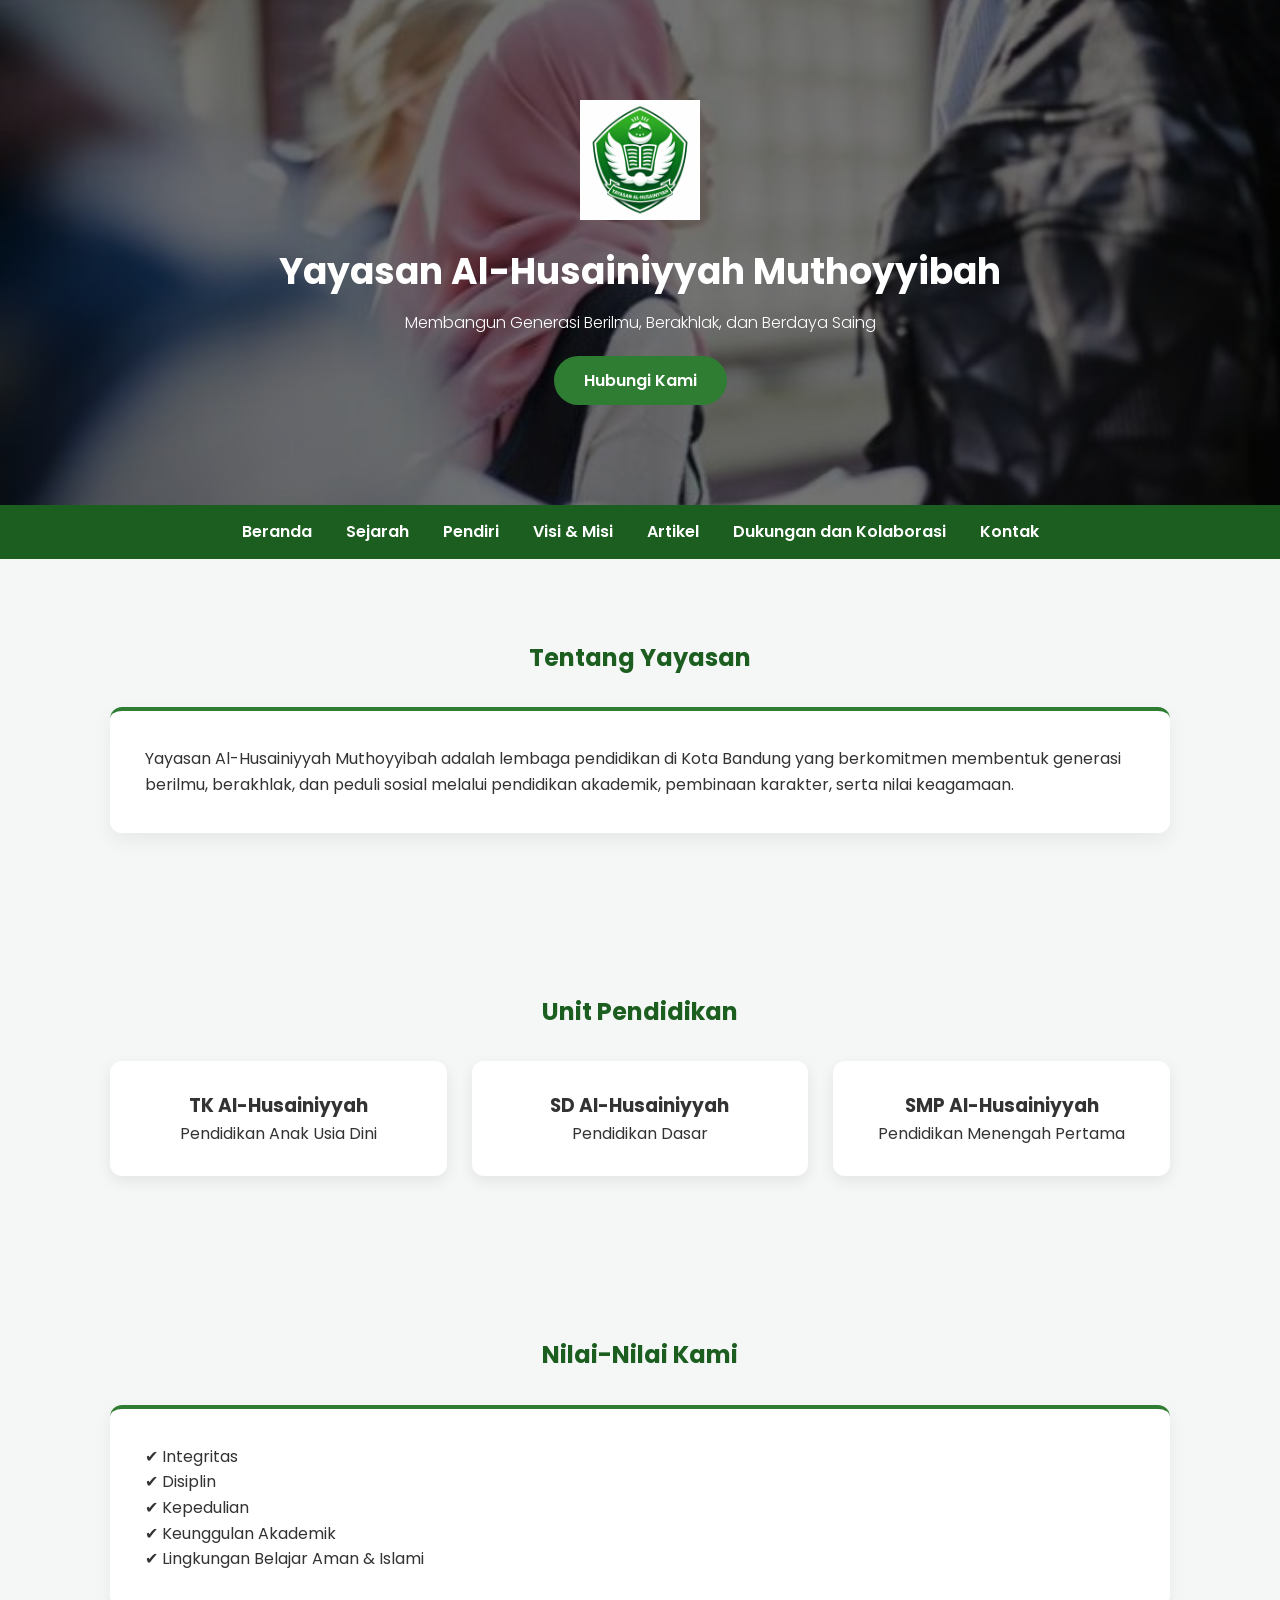
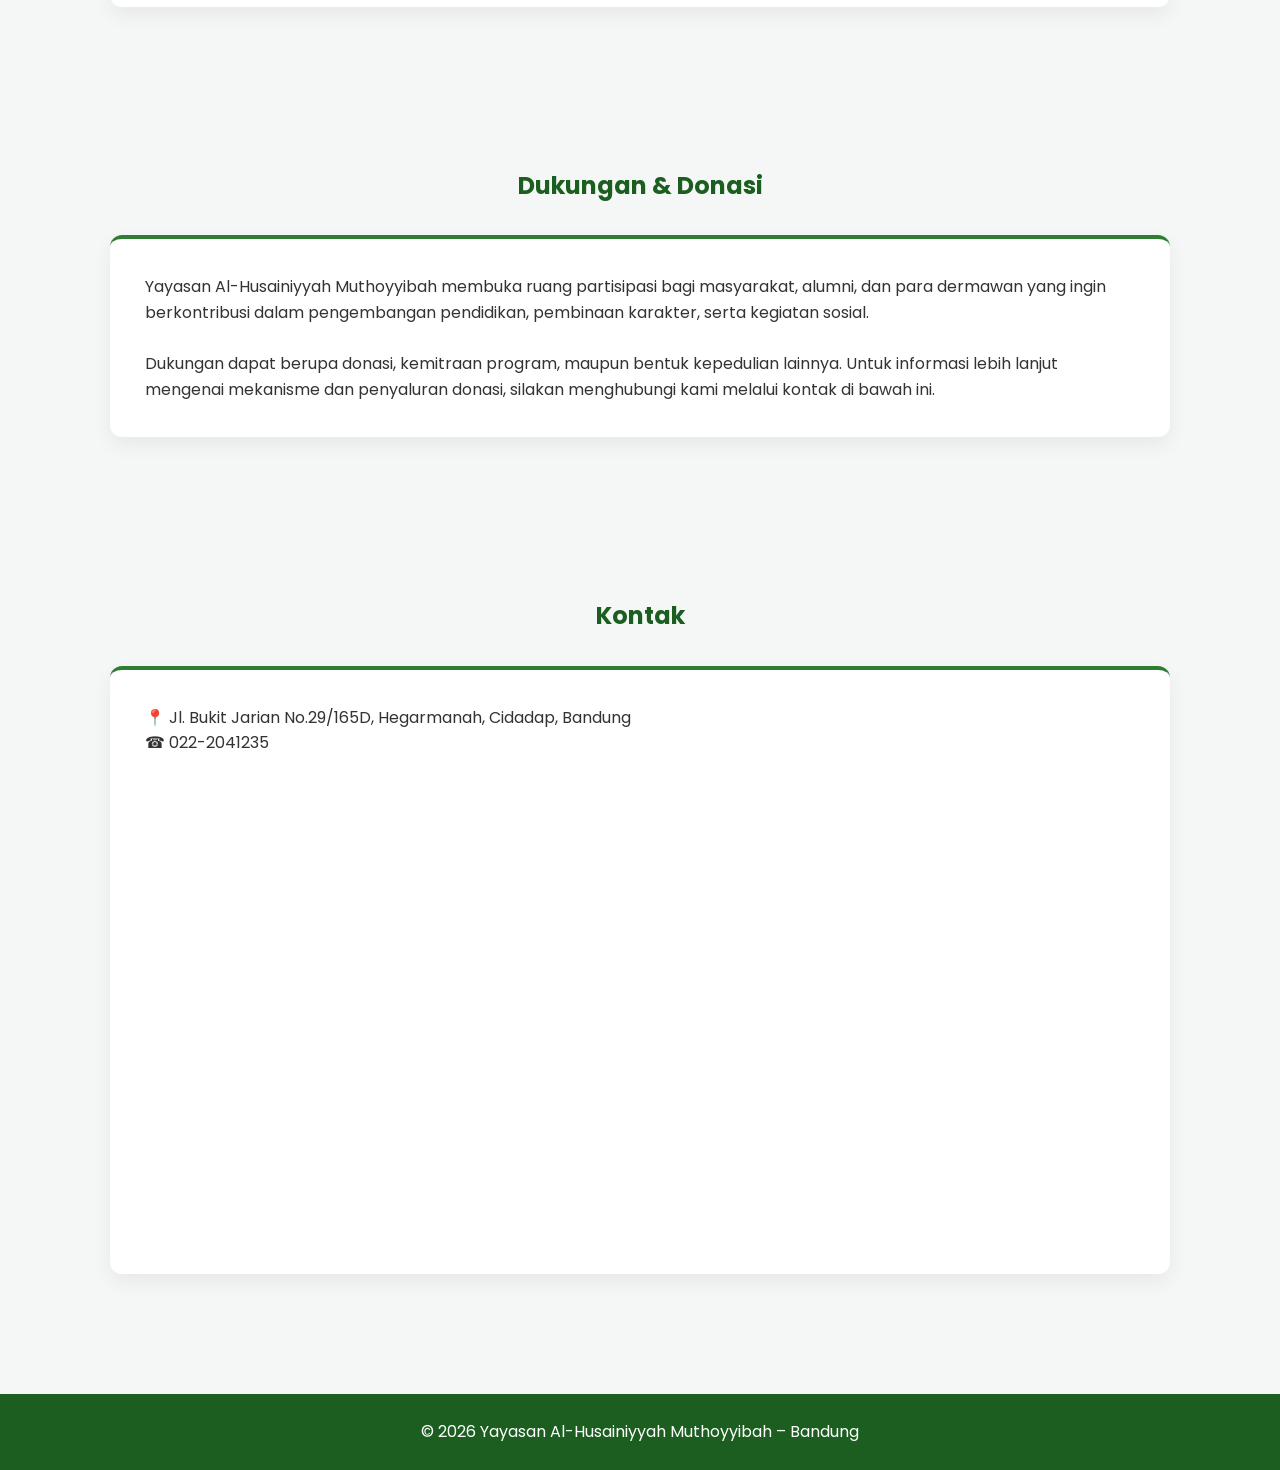
<file: index.html>
<!DOCTYPE html> 
<html lang="id">
  <script type="application/ld+json">
{
  "@context": "https://schema.org",
  "@type": "EducationalOrganization",
  "@id": "http://al-husainiyyah.my.id/#yayasan-al-husainniyah-muthoyyibah",
  "name": "Yayasan Pendidikan Al-Husainiyyah Muthoyyibah",
  "alternateName": "Yayasan Al-Husainiyyah Muthoyyibah",
  "foundingDate": "1988-07-21",
  "url": "http://al-husainiyyah.my.id/",
  "logo": "http://al-husainiyyah.my.id//logo.png",
  "description": "Yayasan Pendidikan Al-Husainiyyah Muthoyyibah adalah lembaga pendidikan non-profit di Kota Bandung yang bergerak di bidang pendidikan dan pembinaan karakter Islami.",
  "foundingLocation": {
    "@type": "Place",
    "name": "Bandung"
  },
  "address": {
    "@type": "PostalAddress",
    "streetAddress": "Jl. Bukit Jarian No.29/165D, Hegarmanah, Cidadap",
    "addressLocality": "Bandung",
    "addressRegion": "Jawa Barat",
    "addressCountry": "ID"
  },
  "contactPoint": {
    "@type": "ContactPoint",
    "telephone": "+62-22-2041235",
    "contactType": "administrasi",
    "areaServed": "ID",
    "availableLanguage": ["id"]
  },
 
  "geo": {
  "@type": "GeoCoordinates",
  "latitude": -6.8765015,
  "longitude": 107.6051576
},
    
"sameAs": [
    "https://medium.com/@al.husainniyah.bandung",
    "https://www.linkedin.com/in/yayasan-al-husainniyah-muthoyyibah-4553843aa"
  ],
  "hasOfferCatalog": {
    "@type": "OfferCatalog",
    "name": "Unit Pendidikan Yayasan Al-Husainiyyah Muthoyyibah",
    "itemListElement": [
      {
        "@type": "EducationalOccupationalProgram",
        "name": "TK Al-Husainiyyah",
        "educationalLevel": "Pendidikan Anak Usia Dini"
      },
      {
        "@type": "EducationalOccupationalProgram",
        "name": "SD Al-Husainiyyah",
        "educationalLevel": "Pendidikan Dasar"
      },
      {
        "@type": "EducationalOccupationalProgram",
        "name": "SMP Al-Husainiyyah",
        "educationalLevel": "Pendidikan Menengah Pertama"
      }
    ]
  }
}
</script>

<head>
<!-- META: GUEST POST / ARTIKEL EKSTERNAL -->

<meta name="viewport" content="width=device-width, initial-scale=1.0">
<title>Digital Strategist Berbasis G-Loop Method</title>
<meta name="description" content="Memahami peran digital strategist berbasis G-Loop Method dalam membangun sistem visibilitas dari aktivitas nyata.">

<meta name="description" content="Yayasan Pendidikan Al-Husainiyyah Muthoyyibah adalah lembaga pendidikan non-profit di Bandung yang bergerak di bidang pendidikan dan pembinaan karakter.">
<meta name="keywords" content="Yayasan Al-Husainiyyah, Yayasan Pendidikan Bandung, Sekolah Al-Husainiyyah, Yayasan Islam Bandung">
<meta name="robots" content="index, follow">
<meta charset="UTF-8" />
<meta name="viewport" content="width=device-width, initial-scale=1.0"/>
<meta name="google-site-verification" content="iSQDedproRXzI7BJBdpAC-mYbs1iN-fA4xP9IC04jZI" />
<title>Yayasan Al-Husainiyyah Muthoyyibah</title>

<link href="https://fonts.googleapis.com/css2?family=Poppins:wght@300;400;600&display=swap" rel="stylesheet">

<style>
*{margin:0;padding:0;box-sizing:border-box}
body{font-family:'Poppins',sans-serif;color:#333;line-height:1.6;background:#f5f7f6}

/* ===== HEADER HERO ===== */
header{
  background:
    linear-gradient(rgba(0,0,0,0.55),rgba(0,0,0,0.55)),
    url('header.jpg');
  background-size:cover;
  background-position:center;
  color:white;
  text-align:center;
  padding:100px 20px;
  position:relative;
  overflow:hidden;
}
header::after{
  content:"";
  position:absolute;
  bottom:0;left:0;
  width:100%;height:90px;
  background:url('https://www.transparenttextures.com/patterns/arabesque.png');
  opacity:0.15;
}
header img{width:120px;margin-bottom:15px}
header h1{font-size:36px;margin-bottom:10px}
header p{font-weight:300;margin-bottom:20px}

/* ===== NAVBAR ===== */
nav{
  background:#1b5e20;
  padding:14px;
  text-align:center;
  position:sticky;
  top:0;
  z-index:1000;
}
nav a{
  color:white;
  margin:0 15px;
  text-decoration:none;
  font-weight:600;
}

/* ===== SECTIONS ===== */
section{padding:80px 20px;max-width:1100px;margin:auto}
h2{text-align:center;color:#1b5e20;margin-bottom:30px}

/* ===== CARD STYLE ===== */
.card{
  background:white;
  padding:35px;
  border-radius:12px;
  box-shadow:0 8px 20px rgba(0,0,0,0.06);
  border-top:4px solid #2e7d32;
}

/* ===== UNIT GRID ===== */
.units{
  display:grid;
  grid-template-columns:repeat(auto-fit,minmax(250px,1fr));
  gap:25px;
}
.unit-box{
  background:white;
  padding:30px;
  border-radius:12px;
  box-shadow:0 5px 15px rgba(0,0,0,0.08);
  text-align:center;
  transition:0.3s;
}
.unit-box:hover{transform:translateY(-6px)}

/* ===== BUTTON ===== */
.btn{
  display:inline-block;
  padding:12px 30px;
  background:#2e7d32;
  color:white;
  text-decoration:none;
  border-radius:30px;
  font-weight:600;
  transition:0.3s;
}
.btn:hover{background:#1b5e20}

/* ===== FOOTER ===== */
footer{
  background:#1b5e20;
  color:white;
  text-align:center;
  padding:25px;
  margin-top:40px;
}

iframe{
  width:100%;
  max-width:100%;
  border-radius:12px;
}  
</style>
</head>

<body>

<header>
  <img src="logo.png" alt="Logo Yayasan">
  <h1>Yayasan Al-Husainiyyah Muthoyyibah</h1>
  <p>Membangun Generasi Berilmu, Berakhlak, dan Berdaya Saing</p>
  <a href="#kontak" class="btn">Hubungi Kami</a>
</header>

<nav>
  <a href="index.html">Beranda</a>
  <a href="sejarah.html">Sejarah</a>
  <a href="kh-moh-husen.html">Pendiri</a>
  <a href="visi-misi.html">Visi & Misi</a>
  <a href="/artikel/">Artikel</a>
  <a href="dukungan-dan-kolaborasi.html">Dukungan dan Kolaborasi</a>
  <a href="#kontak">Kontak</a>
</nav>

<section id="tentang">
  <h2>Tentang Yayasan</h2>
  <div class="card">
    Yayasan Al-Husainiyyah Muthoyyibah adalah lembaga pendidikan di Kota Bandung yang 
    berkomitmen membentuk generasi berilmu, berakhlak, dan peduli sosial melalui pendidikan 
    akademik, pembinaan karakter, serta nilai keagamaan.
  </div>
</section>

<section id="pendidikan">
  <h2>Unit Pendidikan</h2>
  <div class="units">
    <div class="unit-box">
      <h3>TK Al-Husainiyyah</h3>
      Pendidikan Anak Usia Dini
    </div>
    <div class="unit-box">
      <h3>SD Al-Husainiyyah</h3>
      Pendidikan Dasar
    </div>
    <div class="unit-box">
      <h3>SMP Al-Husainiyyah</h3>
      Pendidikan Menengah Pertama
    </div>
  </div>
</section>

<section id="nilai">
  <h2>Nilai-Nilai Kami</h2>
  <div class="card">
    ✔ Integritas<br>
    ✔ Disiplin<br>
    ✔ Kepedulian<br>
    ✔ Keunggulan Akademik<br>
    ✔ Lingkungan Belajar Aman & Islami
  </div>
</section>

<section id="donasi">
  <h2>Dukungan & Donasi</h2>
  <div class="card">
    Yayasan Al-Husainiyyah Muthoyyibah membuka ruang partisipasi bagi masyarakat, alumni,
    dan para dermawan yang ingin berkontribusi dalam pengembangan pendidikan,
    pembinaan karakter, serta kegiatan sosial.<br><br>

    Dukungan dapat berupa donasi, kemitraan program, maupun bentuk kepedulian lainnya.
    Untuk informasi lebih lanjut mengenai mekanisme dan penyaluran donasi,
    silakan menghubungi kami melalui kontak di bawah ini.
  </div>
</section>
 
<section id="kontak">
  <h2>Kontak</h2>

  <div class="card">
    <p>
      📍 Jl. Bukit Jarian No.29/165D, Hegarmanah, Cidadap, Bandung<br>
      ☎ 022-2041235
    </p>

    <br>

    <iframe
      src="https://www.google.com/maps/embed?pb=!1m18!1m12!1m3!1d3961.1176807531338!2d107.6051576!3d-6.876501499999999!2m3!1f0!2f0!3f0!3m2!1i1024!2i768!4f13.1!3m3!1m2!1s0x2e68e70012bb367d%3A0xcc9b2d818db5d63a!2sYayasan%20Al-Husainiyyah%20Muthoyibah!5e0!3m2!1sen!2sid!4v1780441760289!5m2!1sen!2sid"
      width="100%"
      height="450"
      style="border:0; border-radius:12px;"
      allowfullscreen=""
      loading="lazy"
      referrerpolicy="no-referrer-when-downgrade">
    </iframe>
  </div>
</section>
  
<footer>
  © 2026 Yayasan Al-Husainiyyah Muthoyyibah – Bandung
</footer>

</body>
</html>
</file>
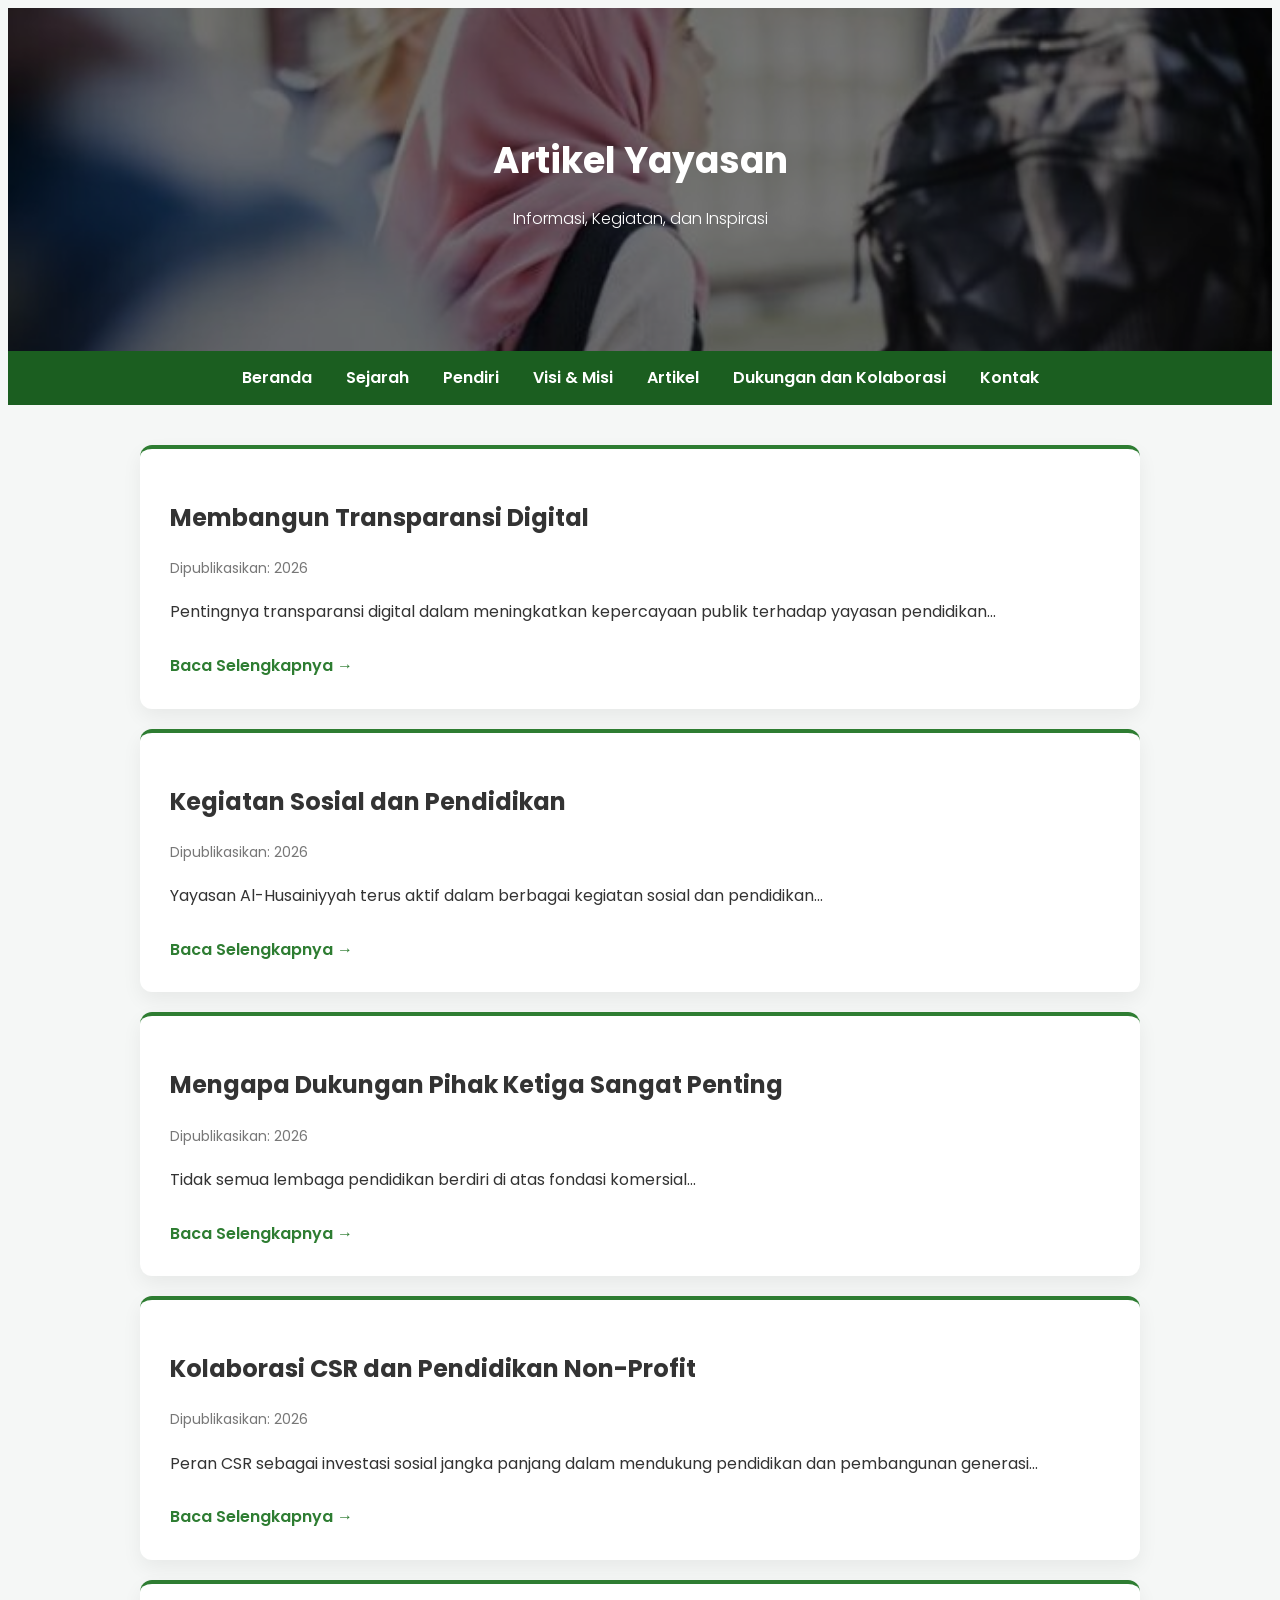
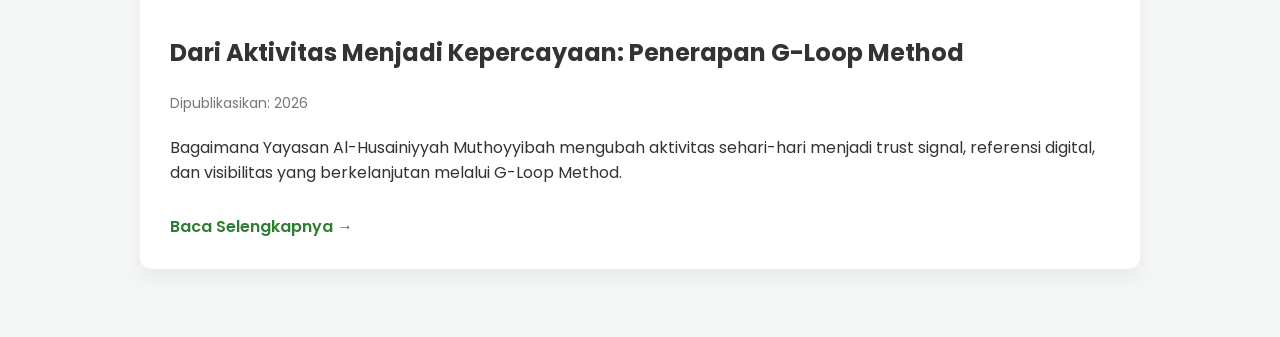
<file: artikel/index.html>
<!DOCTYPE html>
<html lang="id">
<head>

<!-- META: GUEST POST / ARTIKEL EKSTERNAL -->

<meta name="viewport" content="width=device-width, initial-scale=1.0">
<title>Digital Strategist Berbasis G-Loop Method</title>
<meta name="description" content="Memahami peran digital strategist berbasis G-Loop Method dalam membangun sistem visibilitas dari aktivitas nyata.">
  
  <meta charset="UTF-8">
  <meta name="viewport" content="width=device-width, initial-scale=1.0"/>
  <title>Artikel | Yayasan Al-Husainiyyah Muthoyyibah</title>

  <link href="https://fonts.googleapis.com/css2?family=Poppins:wght@300;400;600&display=swap" rel="stylesheet">
  <link rel="stylesheet" href="style.css">
</head>

<body>

<header>
  <h1>Artikel Yayasan</h1>
  <p>Informasi, Kegiatan, dan Inspirasi</p>
</header>

<!-- ===== NAVBAR ===== -->
<nav>
  <a href="../index.html">Beranda</a>
  <a href="../sejarah.html">Sejarah</a>
  <a href="../kh-moh-husen.html">Pendiri</a>
  <a href="../visi-misi.html">Visi & Misi</a>
  <a href="../artikel/">Artikel</a>
  <a href="../dukungan-dan-kolaborasi.html">Dukungan dan Kolaborasi</a>
  <a href="../index.html#kontak">Kontak</a>
</nav>

<div class="container">

  <!-- Artikel 1 -->
  <div class="card">
    <h2>Membangun Transparansi Digital</h2>
    <div class="meta">Dipublikasikan: 2026</div>
    <p>
      Pentingnya transparansi digital dalam meningkatkan kepercayaan publik terhadap yayasan pendidikan...
    </p>
    <a href="/artikel/transparansi-digital.html" class="read-more">Baca Selengkapnya →</a>
  </div>

  <!-- Artikel 2 -->
  <div class="card">
    <h2>Kegiatan Sosial dan Pendidikan</h2>
    <div class="meta">Dipublikasikan: 2026</div>
    <p>
      Yayasan Al-Husainiyyah terus aktif dalam berbagai kegiatan sosial dan pendidikan...
    </p>
    <a href="kegiatan-sosial-pendidikan.html" class="read-more">Baca Selengkapnya →</a>
  </div>

  <!-- Artikel 3 -->
  <div class="card">
    <h2>Mengapa Dukungan Pihak Ketiga Sangat Penting</h2>
    <div class="meta">Dipublikasikan: 2026</div>
    <p>
     Tidak semua lembaga pendidikan berdiri di atas fondasi komersial...
    </p>
    <a href="dukungan-pihak-ketiga.html" class="read-more">Baca Selengkapnya →</a>
  </div>

  <!-- Artikel 4 -->
  <div class="card">
  <h2>Kolaborasi CSR dan Pendidikan Non-Profit</h2>
  <div class="meta">Dipublikasikan: 2026</div>
  <p>
  Peran CSR sebagai investasi sosial jangka panjang dalam mendukung pendidikan dan pembangunan generasi...
  </p>
  <a href="csr-pendidikan-nonprofit.html" class="read-more">Baca Selengkapnya →</a>
  </div>

<!-- Artikel 5 -->
<div class="card">
  <h2>Dari Aktivitas Menjadi Kepercayaan: Penerapan G-Loop Method</h2>
  <div class="meta">Dipublikasikan: 2026</div>
  <p>
    Bagaimana Yayasan Al-Husainiyyah Muthoyyibah mengubah aktivitas sehari-hari menjadi trust signal, referensi digital, dan visibilitas yang berkelanjutan melalui G-Loop Method.
  </p>
  <a href="penerapan-g-loop-method-yayasan-al-husainiyyah.html" class="read-more">Baca Selengkapnya →</a>
</div>
  
</body>
</html>
</file>
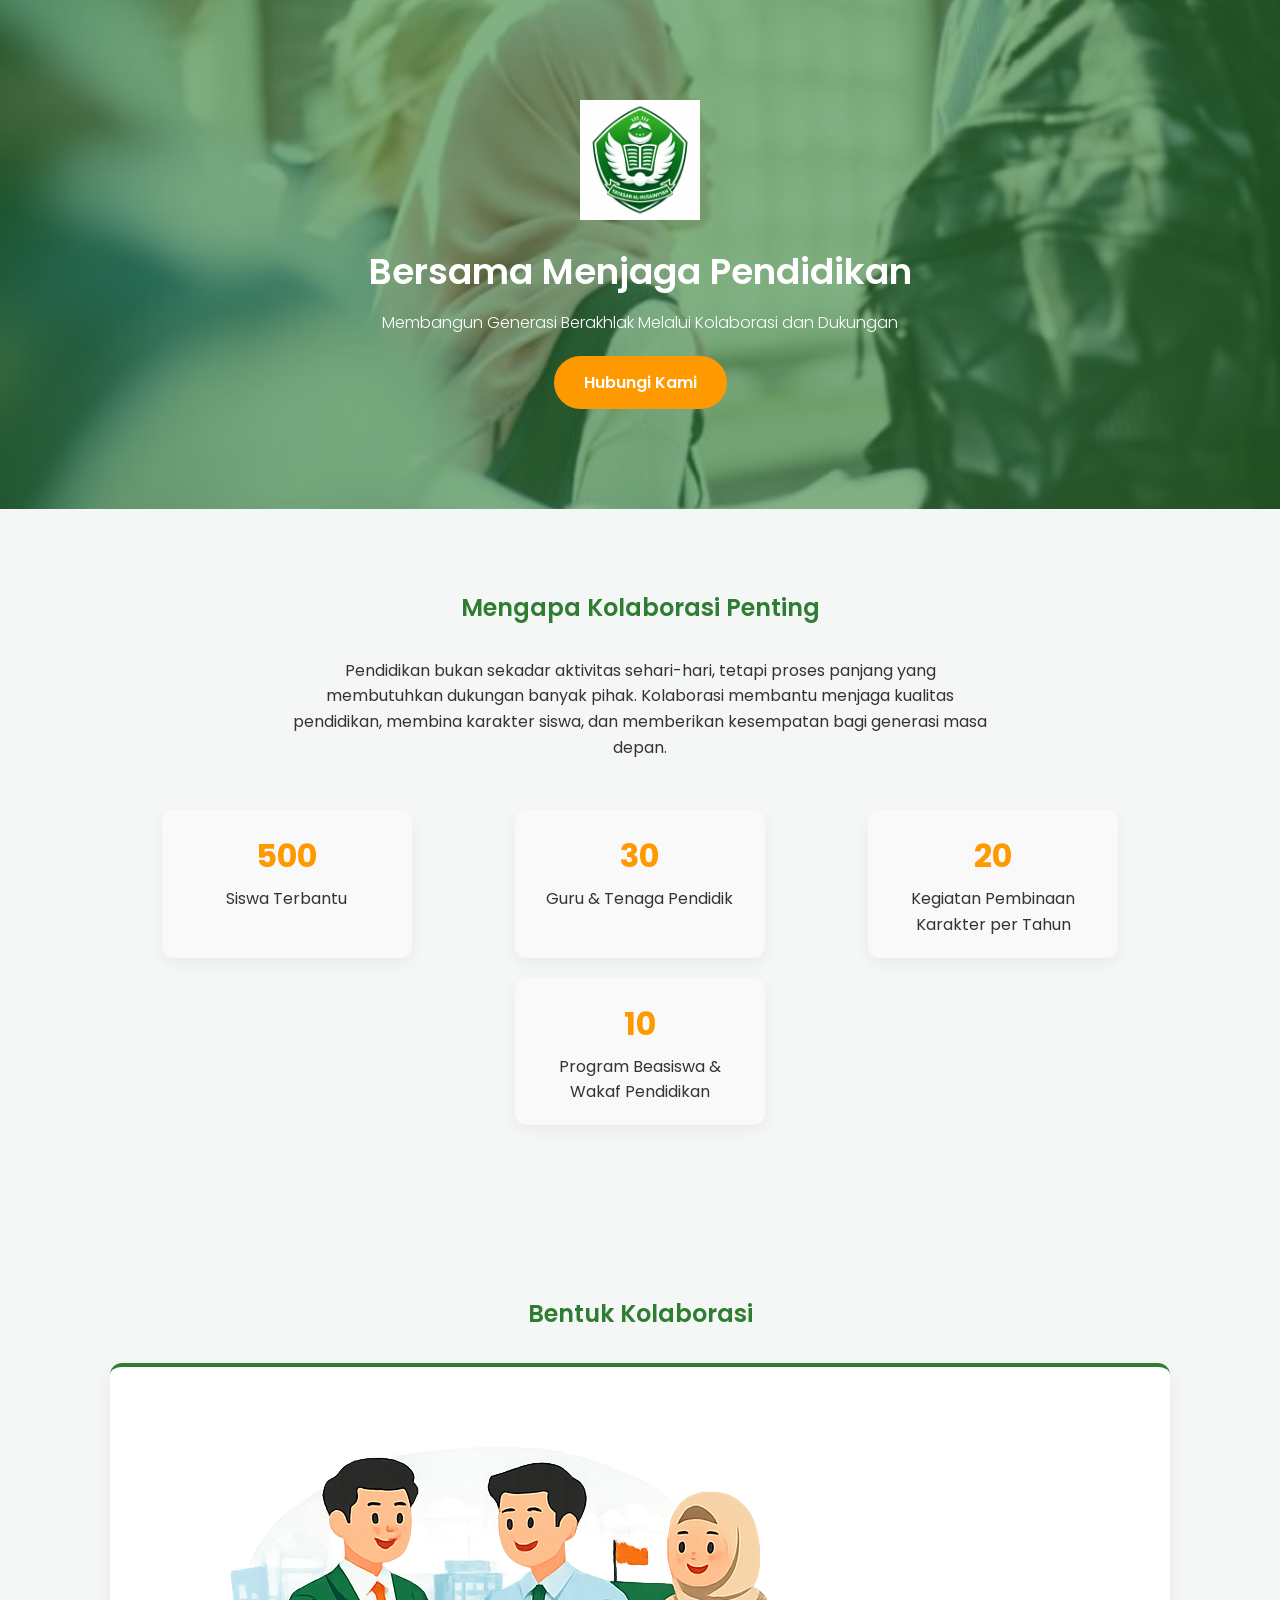
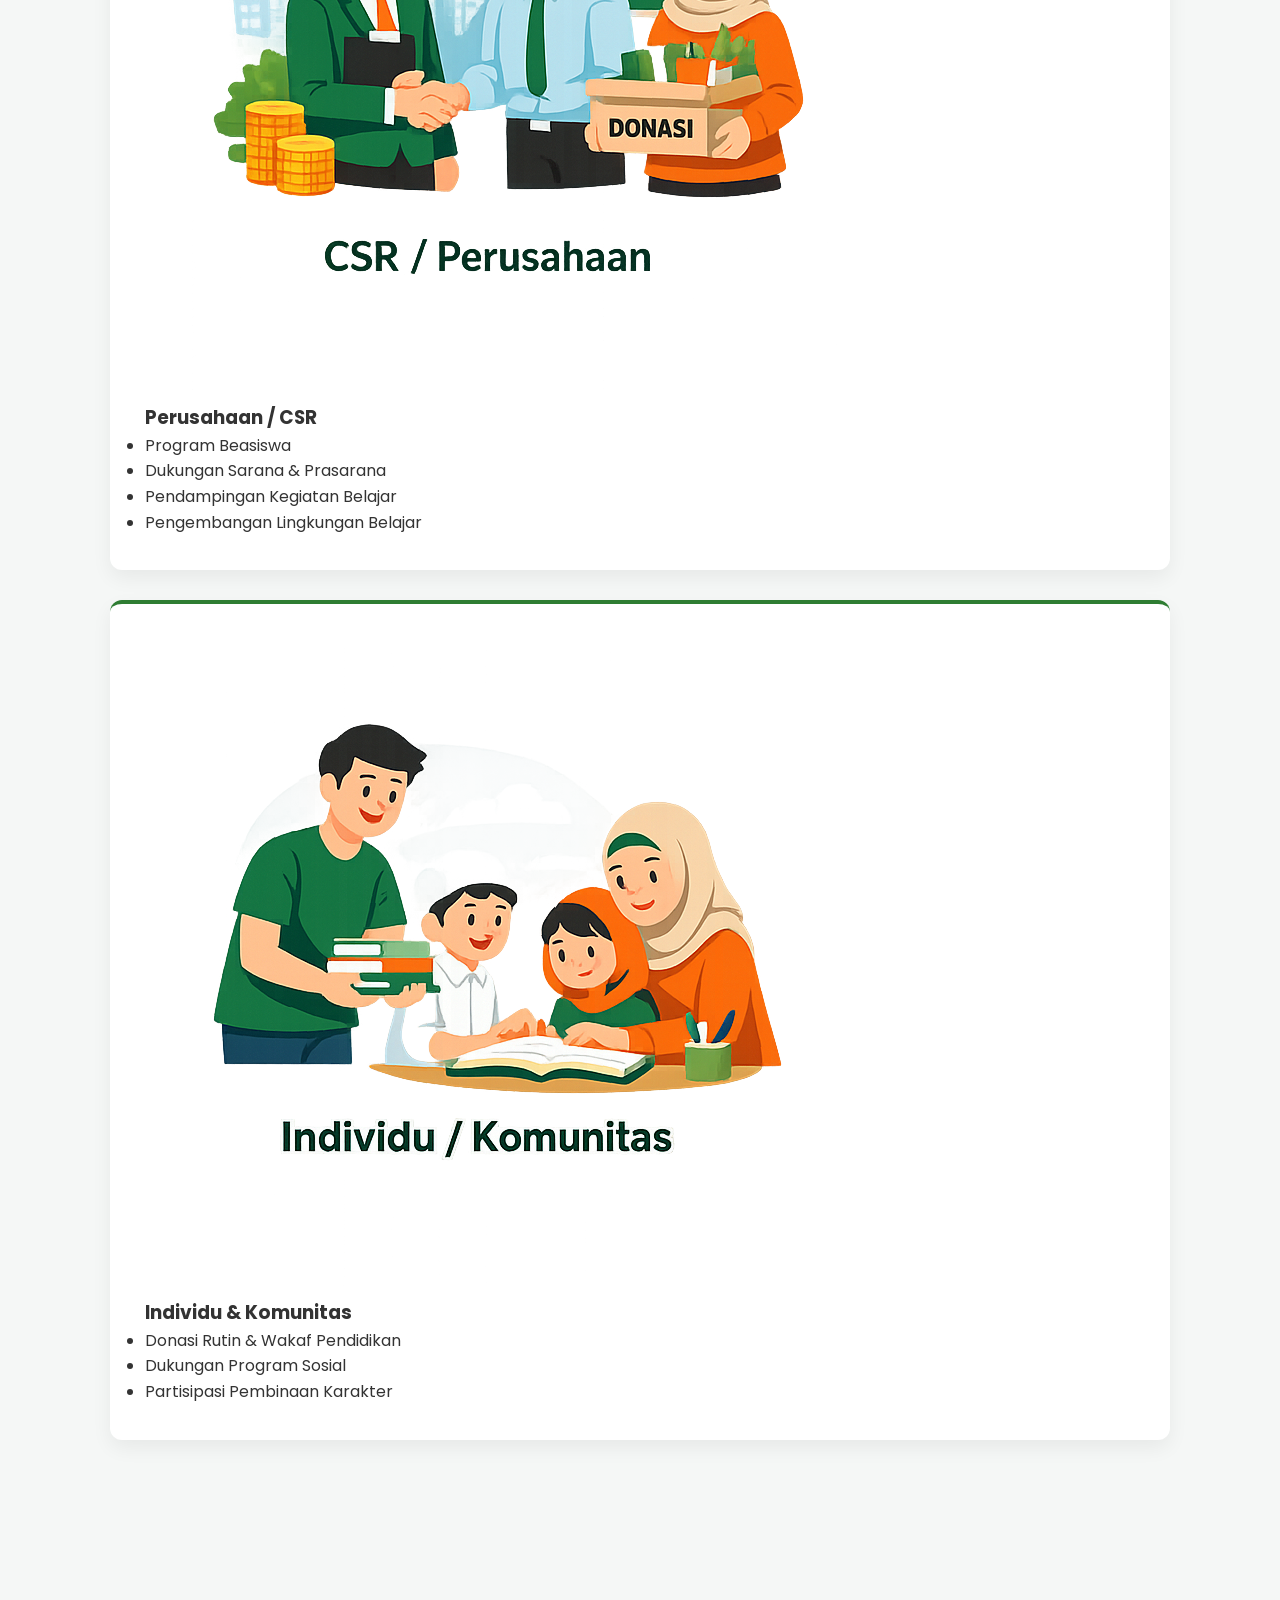
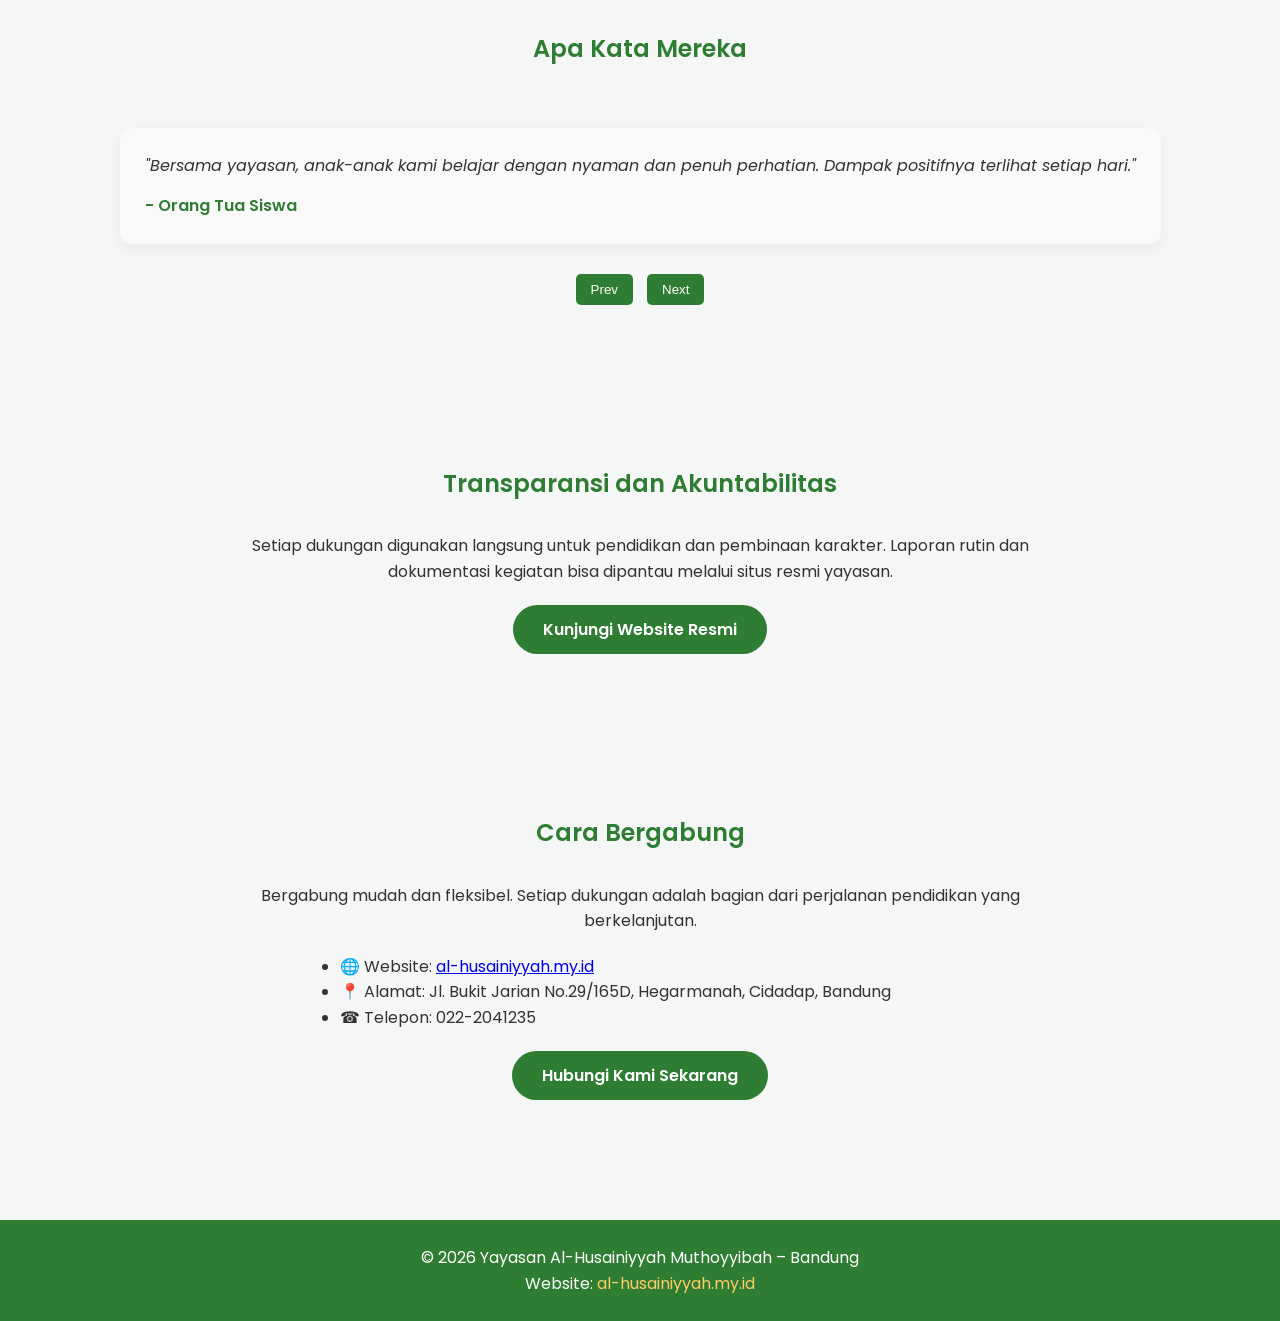
<file: dukungan-dan-kolaborasi.html>
<!DOCTYPE html>
<html lang="id">
<head>
<meta charset="UTF-8">
<meta name="viewport" content="width=device-width, initial-scale=1.0">
<title>Kolaborasi & Dukungan | Yayasan Al-Husainiyyah Muthoyyibah</title>
<link href="https://fonts.googleapis.com/css2?family=Poppins:wght@300;400;600&display=swap" rel="stylesheet">
<style>
*{margin:0;padding:0;box-sizing:border-box;}
body{font-family:'Poppins',sans-serif;color:#333;line-height:1.6;background:#f5f7f6;overflow-x:hidden;}

/* HEADER HERO */
header{
  background:
    linear-gradient(rgba(46,125,50,0.6),rgba(46,125,50,0.6)),
    url('header.jpg');
  background-size:cover;
  background-position:center;
  color:white;
  text-align:center;
  padding:100px 20px;
  position:relative;
}
header img{width:120px;margin-bottom:15px}
header h1{font-size:36px;margin-bottom:10px;font-weight:600}
header p{font-weight:300;margin-bottom:20px}
header .btn{display:inline-block;padding:14px 30px;background:#ff9900;color:white;border-radius:30px;text-decoration:none;font-weight:600;transition:0.3s;}
header .btn:hover{background:#e68a00;}

/* SECTIONS */
section{padding:80px 20px;max-width:1100px;margin:auto;opacity:0;transform:translateY(50px);transition:all 0.8s ease-in-out;}
section.show{opacity:1;transform:translateY(0);}
h2{text-align:center;color:#2E7D32;margin-bottom:30px;font-weight:600;}

/* CARD */
.card{background:white;padding:35px;border-radius:12px;box-shadow:0 8px 20px rgba(0,0,0,0.06);border-top:4px solid #2e7d32;margin-bottom:30px;}

/* UNIT GRID */
.units{display:grid;grid-template-columns:repeat(auto-fit,minmax(250px,1fr));gap:25px;}
.unit-box{background:white;padding:30px;border-radius:12px;box-shadow:0 5px 15px rgba(0,0,0,0.08);text-align:center;transition:0.3s;}
.unit-box:hover{transform:translateY(-6px)}

/* BUTTONS */
.btn{display:inline-block;padding:12px 30px;background:#2e7d32;color:white;text-decoration:none;border-radius:30px;font-weight:600;transition:0.3s;}
.btn:hover{background:#1b5e20}

/* STATS */
.stats{display:flex;flex-wrap:wrap;justify-content:space-around;margin-top:40px;}
.stat{background:#f9f9f9;border-radius:12px;padding:20px;width:250px;margin:10px;box-shadow:0 5px 15px rgba(0,0,0,0.05);text-align:center;}
.stat h3{font-size:2rem;color:#ff9900;margin:0;}
.stat p{margin:5px 0 0 0;font-weight:400;}

/* TESTIMONIALS */
.testimonials{margin-top:50px;overflow:hidden;position:relative;}
.testimonial-track{display:flex;transition:transform 0.5s ease-in-out;}
.testimonial{background:#f9f9f9;border-radius:12px;padding:25px;min-width:280px;margin:10px;box-shadow:0 5px 15px rgba(0,0,0,0.05);flex-shrink:0;}
.testimonial p{font-style:italic;}
.testimonial h4{margin-top:15px;color:#2E7D32;font-weight:600;}
.testimonial-buttons{text-align:center;margin-top:20px;}
.testimonial-buttons button{background:#2E7D32;color:white;border:none;padding:8px 15px;margin:0 5px;border-radius:5px;cursor:pointer;transition:0.3s;}
.testimonial-buttons button:hover{background:#1b5e20;}

/* FOOTER */
footer{background:#2E7D32;color:white;text-align:center;padding:25px;margin-top:40px;font-weight:400;}
footer a{color:#ffcc66;text-decoration:none;}
</style>
</head>
<body>

<header>
  <img src="logo.png" alt="Logo Yayasan">
  <h1>Bersama Menjaga Pendidikan</h1>
  <p>Membangun Generasi Berakhlak Melalui Kolaborasi dan Dukungan</p>
  <a href="#hubungi" class="btn">Hubungi Kami</a>
</header>

<section class="reveal">
  <h2>Mengapa Kolaborasi Penting</h2>
  <p style="text-align:center; max-width:700px; margin:auto;">
    Pendidikan bukan sekadar aktivitas sehari-hari, tetapi proses panjang yang membutuhkan dukungan banyak pihak. Kolaborasi membantu menjaga kualitas pendidikan, membina karakter siswa, dan memberikan kesempatan bagi generasi masa depan.
  </p>
  <div class="stats">
    <div class="stat"><h3 id="stat1">0</h3><p>Siswa Terbantu</p></div>
    <div class="stat"><h3 id="stat2">0</h3><p>Guru & Tenaga Pendidik</p></div>
    <div class="stat"><h3 id="stat3">0</h3><p>Kegiatan Pembinaan Karakter per Tahun</p></div>
    <div class="stat"><h3 id="stat4">0</h3><p>Program Beasiswa & Wakaf Pendidikan</p></div>
  </div>
</section>

<section class="reveal">
  <h2>Bentuk Kolaborasi</h2>
  <div class="card">
  <div class="card-content">
    <img src="csr.png" alt="CSR Icon" class="card-icon">
    <div class="card-text">
      <h3>Perusahaan / CSR</h3>
      <ul>
        <li>Program Beasiswa</li>
        <li>Dukungan Sarana & Prasarana</li>
        <li>Pendampingan Kegiatan Belajar</li>
        <li>Pengembangan Lingkungan Belajar</li>
      </ul>
    </div>
  </div>
</div>

<div class="card">
  <div class="card-content">
    <img src="individu.png" alt="Individu Icon" class="card-icon">
    <div class="card-text">
      <h3>Individu & Komunitas</h3>
      <ul>
        <li>Donasi Rutin & Wakaf Pendidikan</li>
        <li>Dukungan Program Sosial</li>
        <li>Partisipasi Pembinaan Karakter</li>
      </ul>
    </div>
  </div>
</section>

<section class="reveal">
  <h2>Apa Kata Mereka</h2>
  <div class="testimonials">
    <div class="testimonial-track">
      <div class="testimonial">
        <p>"Bersama yayasan, anak-anak kami belajar dengan nyaman dan penuh perhatian. Dampak positifnya terlihat setiap hari."</p>
        <h4>- Orang Tua Siswa</h4>
      </div>
      <div class="testimonial">
        <p>"Kolaborasi CSR kami terasa nyata. Yayasan menggunakan setiap dukungan dengan penuh amanah dan transparansi."</p>
        <h4>- Perusahaan Mitra</h4>
      </div>
      <div class="testimonial">
        <p>"Dukungan komunitas membuat pendidikan tetap berjalan dan berkualitas."</p>
        <h4>- Relawan Pendidikan</h4>
      </div>
    </div>
    <div class="testimonial-buttons">
      <button onclick="prevTestimonial()">Prev</button>
      <button onclick="nextTestimonial()">Next</button>
    </div>
  </div>
</section>

<section class="reveal">
  <h2>Transparansi dan Akuntabilitas</h2>
  <p style="text-align:center; max-width:800px; margin:auto;">
    Setiap dukungan digunakan langsung untuk pendidikan dan pembinaan karakter. Laporan rutin dan dokumentasi kegiatan bisa dipantau melalui situs resmi yayasan.
  </p>
  <div style="text-align:center; margin-top:20px;">
    <a href="https://al-husainiyyah.my.id/" target="_blank" class="btn">Kunjungi Website Resmi</a>
  </div>
</section>

<section class="reveal" id="hubungi">
  <h2>Cara Bergabung</h2>
  <p style="text-align:center; max-width:800px; margin:auto;">
    Bergabung mudah dan fleksibel. Setiap dukungan adalah bagian dari perjalanan pendidikan yang berkelanjutan.
  </p>
  <ul style="max-width:600px; margin:20px auto;">
    <li>🌐 Website: <a href="https://al-husainiyyah.my.id/" target="_blank">al-husainiyyah.my.id</a></li>
    <li>📍 Alamat: Jl. Bukit Jarian No.29/165D, Hegarmanah, Cidadap, Bandung</li>
    <li>☎ Telepon: 022-2041235</li>
  </ul>
  <div style="text-align:center; margin-top:20px;">
    <a href="https://al-husainiyyah.my.id/" class="btn">Hubungi Kami Sekarang</a>
  </div>
</section>

<footer>
  © 2026 Yayasan Al-Husainiyyah Muthoyyibah – Bandung<br>
  Website: <a href="https://al-husainiyyah.my.id/" target="_blank">al-husainiyyah.my.id</a>
</footer>

<script>
  // Scroll reveal
  const sections = document.querySelectorAll('.reveal');
  window.addEventListener('scroll', () => {
    sections.forEach(section => {
      const top = section.getBoundingClientRect().top;
      if(top < window.innerHeight - 100) section.classList.add('show');
    });
  });

  // Counter statistik
  const counters = [
    {id:'stat1', target:500},
    {id:'stat2', target:30},
    {id:'stat3', target:20},
    {id:'stat4', target:10}
  ];
  const options = {threshold:0.5};
  const observer = new IntersectionObserver(entries => {
    entries.forEach(entry => {
      if(entry.isIntersecting){
        counters.forEach(c => {
          let count = 0;
          const el = document.getElementById(c.id);
          const interval = setInterval(() => {
            count += Math.ceil(c.target/50);
            if(count >= c.target){count=c.target; clearInterval(interval);}
            el.innerText = count;
          },30);
        });
        observer.disconnect();
      }
    });
  }, options);
  document.querySelectorAll('.stats')[0] && observer.observe(document.querySelectorAll('.stats')[0]);

  // Carousel testimonial
  let track = document.querySelector('.testimonial-track');
  let index = 0;
  const total = document.querySelectorAll('.testimonial-track .testimonial').length;
  function nextTestimonial(){index=(index+1)%total; track.style.transform = `translateX(-${index*300}px)`;}
  function prevTestimonial(){index=(index-1+total)%total; track.style.transform = `translateX(-${index*300}px)`;}
</script>

</body>
</html>
</file>
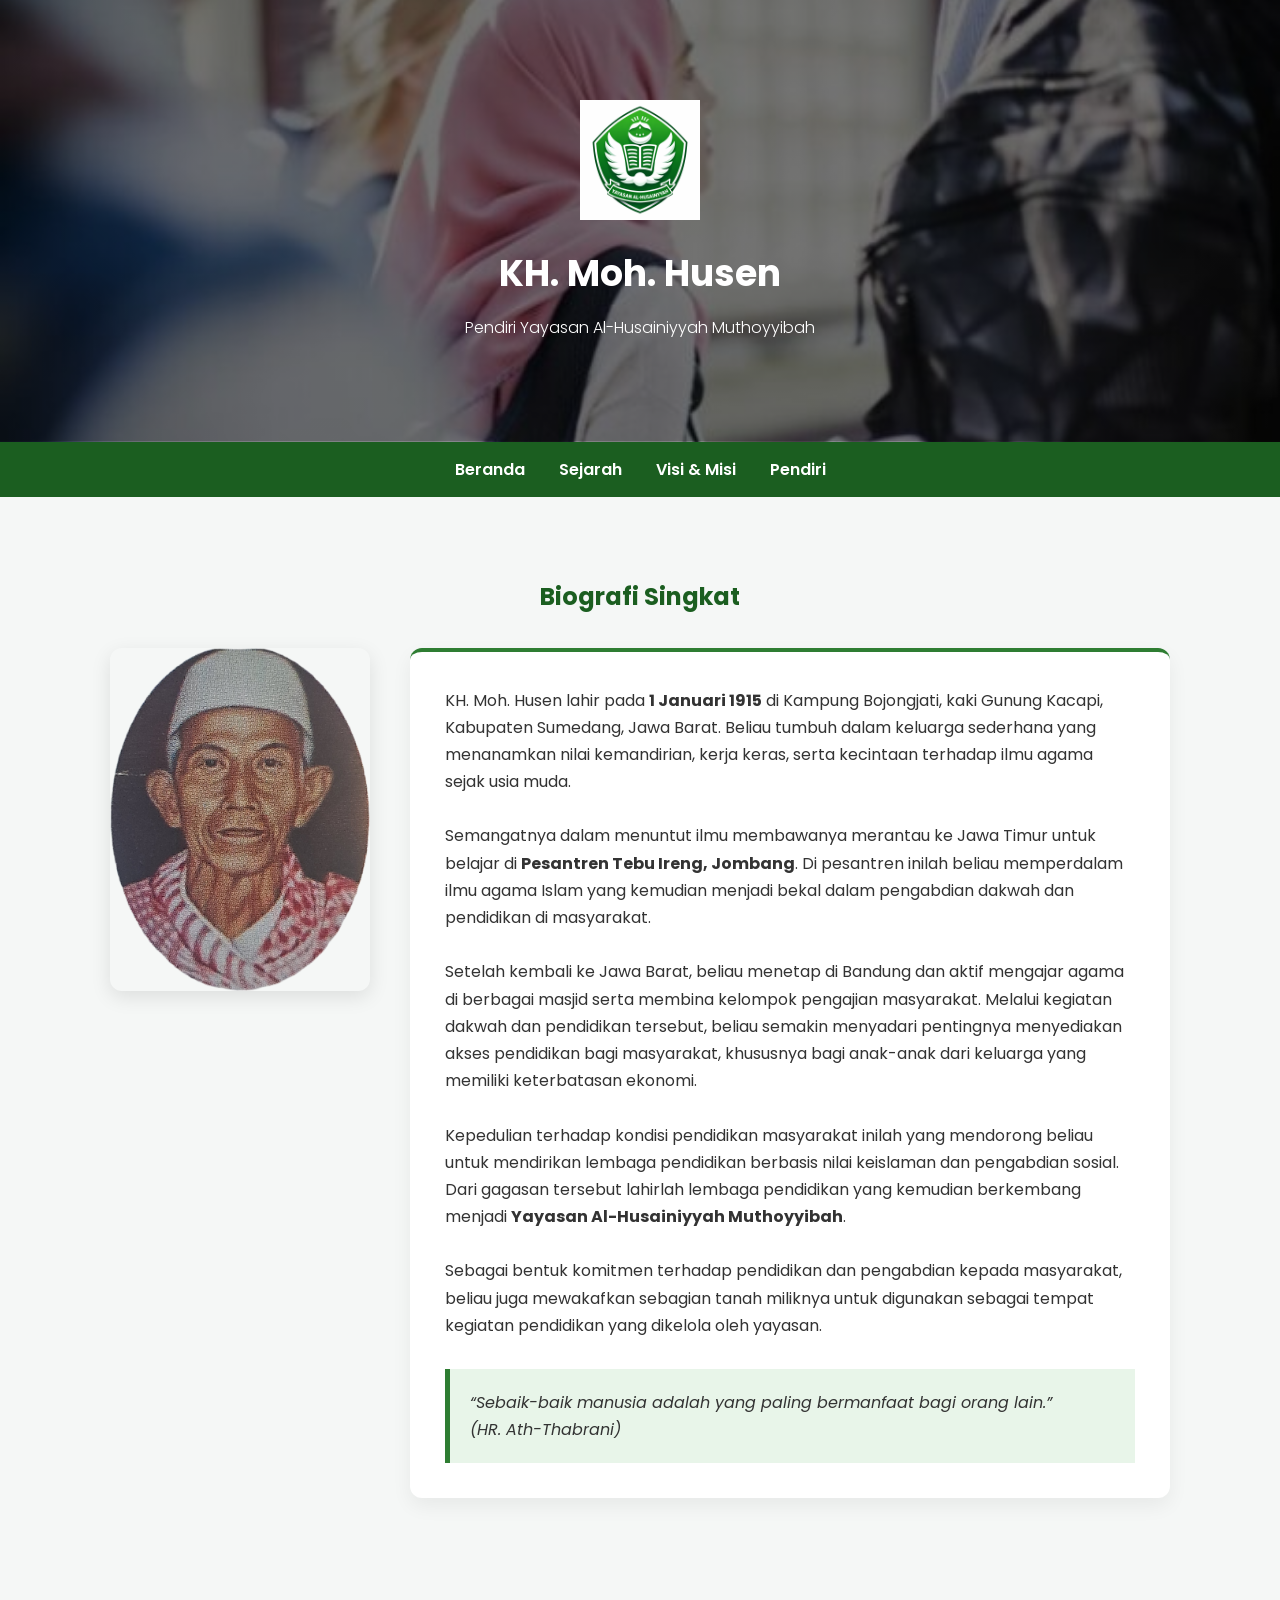
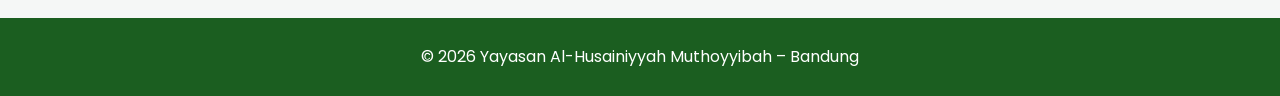
<file: kh-moh-husen.html>
<!DOCTYPE html>
<html lang="id">
<head>
<meta charset="UTF-8" />
<meta name="viewport" content="width=device-width, initial-scale=1.0"/>
<title>KH. Moh. Husen | Pendiri Yayasan</title>

<link href="https://fonts.googleapis.com/css2?family=Poppins:wght@300;400;600&display=swap" rel="stylesheet">

<style>
*{margin:0;padding:0;box-sizing:border-box}
body{font-family:'Poppins',sans-serif;color:#333;line-height:1.7;background:#f5f7f6}

/* HEADER */
header{
  background:
    linear-gradient(rgba(0,0,0,0.55),rgba(0,0,0,0.55)),
    url('header.jpg');
  background-size:cover;
  background-position:center;
  color:white;
  text-align:center;
  padding:100px 20px;
}
header img{width:120px;margin-bottom:15px}
header h1{font-size:36px;margin-bottom:10px}
header p{font-weight:300}

/* NAVBAR */
nav{
  background:#1b5e20;
  padding:14px;
  text-align:center;
  position:sticky;
  top:0;
  z-index:1000;
}
nav a{
  color:white;
  margin:0 15px;
  text-decoration:none;
  font-weight:600;
}

/* SECTION */
section{
  padding:80px 20px;
  max-width:1100px;
  margin:auto;
}
h2{
  text-align:center;
  color:#1b5e20;
  margin-bottom:30px;
}

/* PROFILE */
.profile{
  display:grid;
  grid-template-columns:260px 1fr;
  gap:40px;
  align-items:start;
}

.profile img{
  width:100%;
  border-radius:12px;
  box-shadow:0 6px 20px rgba(0,0,0,0.1);
}

/* CARD */
.card{
  background:white;
  padding:35px;
  border-radius:12px;
  box-shadow:0 8px 20px rgba(0,0,0,0.06);
  border-top:4px solid #2e7d32;
}

/* QUOTE */
.quote{
  margin-top:30px;
  background:#e8f5e9;
  padding:20px;
  border-left:5px solid #2e7d32;
  font-style:italic;
}

/* FOOTER */
footer{
  background:#1b5e20;
  color:white;
  text-align:center;
  padding:25px;
  margin-top:40px;
}

/* RESPONSIVE */
@media(max-width:800px){
.profile{
grid-template-columns:1fr;
text-align:center;
}
}
</style>
</head>

<body>

<header>
  <img src="logo.png" alt="Logo Yayasan">
  <h1>KH. Moh. Husen</h1>
  <p>Pendiri Yayasan Al-Husainiyyah Muthoyyibah</p>
</header>

<nav>
  <a href="index.html">Beranda</a>
  <a href="sejarah.html">Sejarah</a>
  <a href="visi-misi.html">Visi & Misi</a>
  <a href="kh-moh-husen.html">Pendiri</a>
</nav>

<section>

<h2>Biografi Singkat</h2>

<div class="profile">

<img src="Pendiri.png" alt="KH Moh Husen">

<div class="card">

<p>
KH. Moh. Husen lahir pada <strong>1 Januari 1915</strong> di Kampung
Bojongjati, kaki Gunung Kacapi, Kabupaten Sumedang, Jawa Barat.
Beliau tumbuh dalam keluarga sederhana yang menanamkan nilai
kemandirian, kerja keras, serta kecintaan terhadap ilmu agama sejak
usia muda.
</p>

<br>

<p>
Semangatnya dalam menuntut ilmu membawanya merantau ke Jawa Timur
untuk belajar di <strong>Pesantren Tebu Ireng, Jombang</strong>.
Di pesantren inilah beliau memperdalam ilmu agama Islam yang
kemudian menjadi bekal dalam pengabdian dakwah dan pendidikan
di masyarakat.
</p>

<br>

<p>
Setelah kembali ke Jawa Barat, beliau menetap di Bandung dan aktif
mengajar agama di berbagai masjid serta membina kelompok pengajian
masyarakat. Melalui kegiatan dakwah dan pendidikan tersebut,
beliau semakin menyadari pentingnya menyediakan akses pendidikan
bagi masyarakat, khususnya bagi anak-anak dari keluarga yang
memiliki keterbatasan ekonomi.
</p>

<br>

<p>
Kepedulian terhadap kondisi pendidikan masyarakat inilah yang
mendorong beliau untuk mendirikan lembaga pendidikan berbasis
nilai keislaman dan pengabdian sosial. Dari gagasan tersebut
lahirlah lembaga pendidikan yang kemudian berkembang menjadi
<strong>Yayasan Al-Husainiyyah Muthoyyibah</strong>.
</p>

<br>

<p>
Sebagai bentuk komitmen terhadap pendidikan dan pengabdian kepada
masyarakat, beliau juga mewakafkan sebagian tanah miliknya untuk
digunakan sebagai tempat kegiatan pendidikan yang dikelola oleh
yayasan.
</p>

<div class="quote">
“Sebaik-baik manusia adalah yang paling bermanfaat bagi orang lain.”
<br>
(HR. Ath-Thabrani)
</div>

</div>

</div>

</section>

<footer>
© 2026 Yayasan Al-Husainiyyah Muthoyyibah – Bandung
</footer>

</body>
</html>
</file>
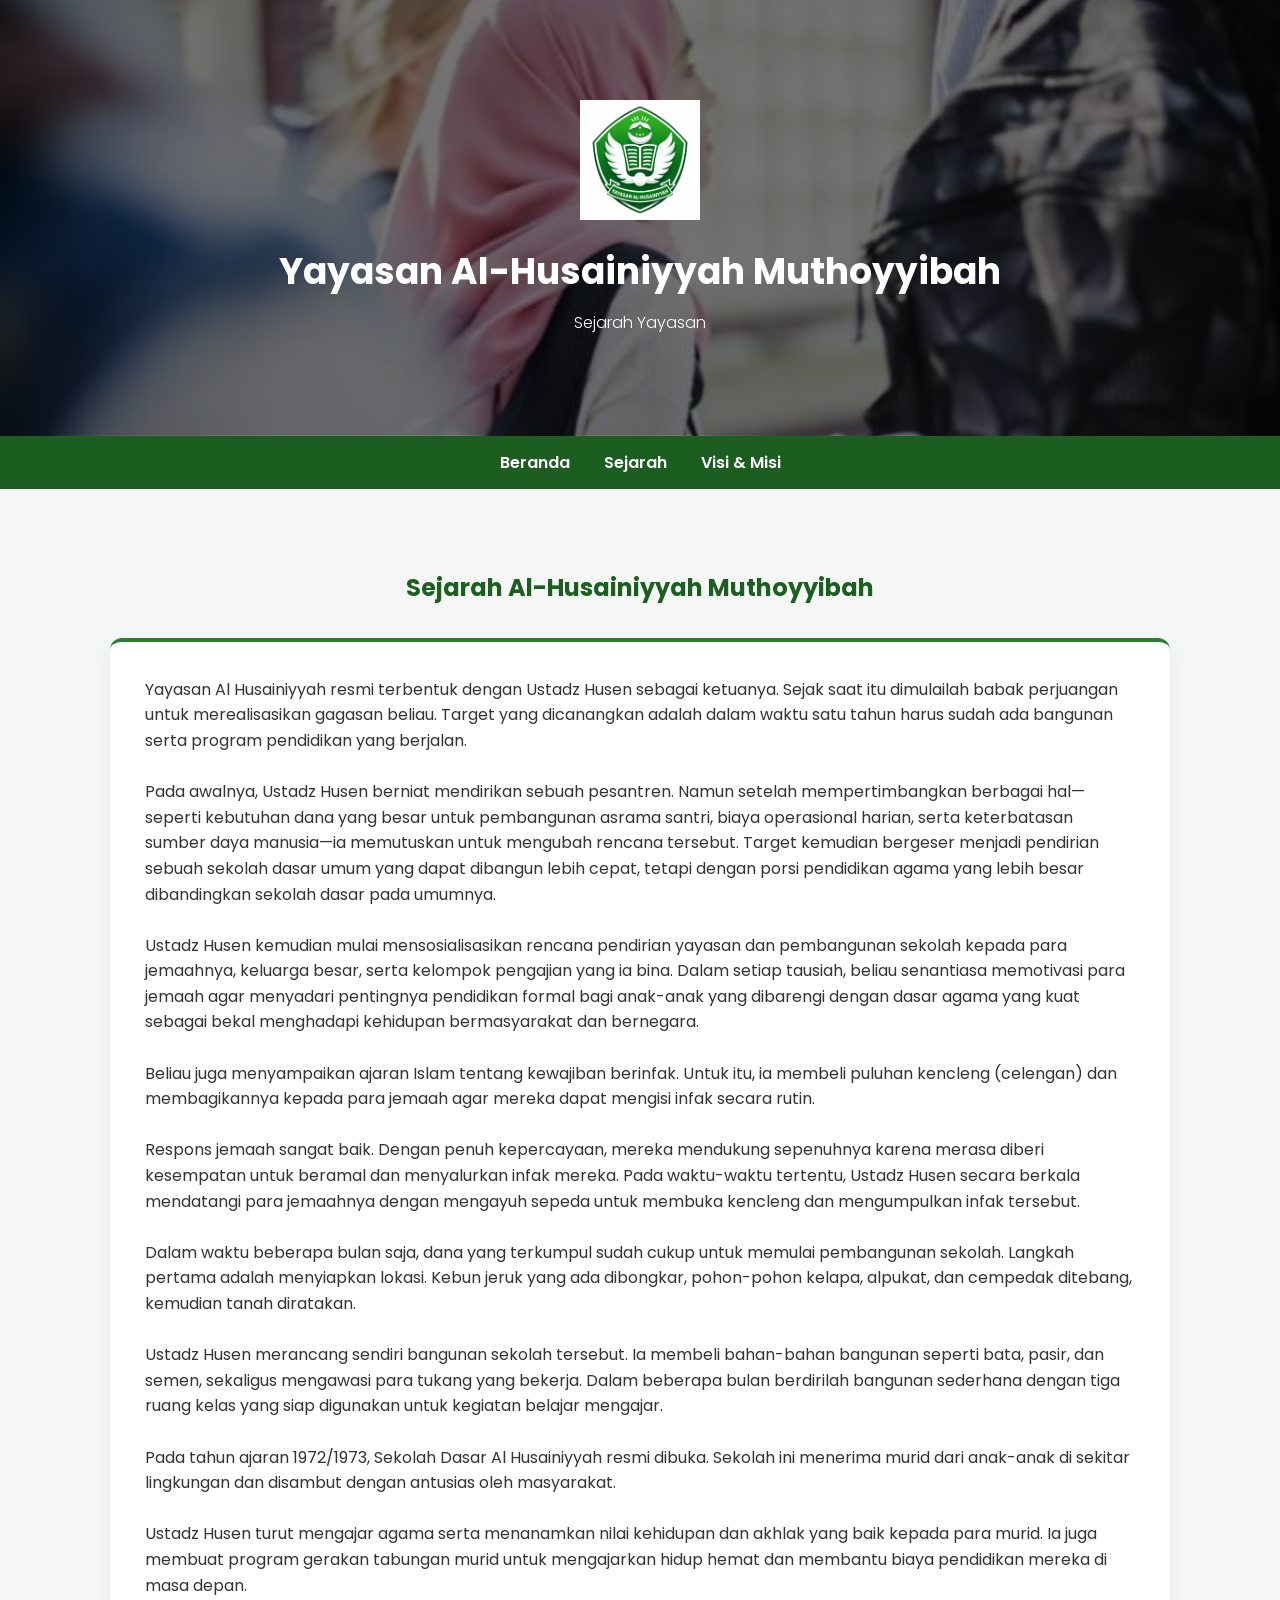
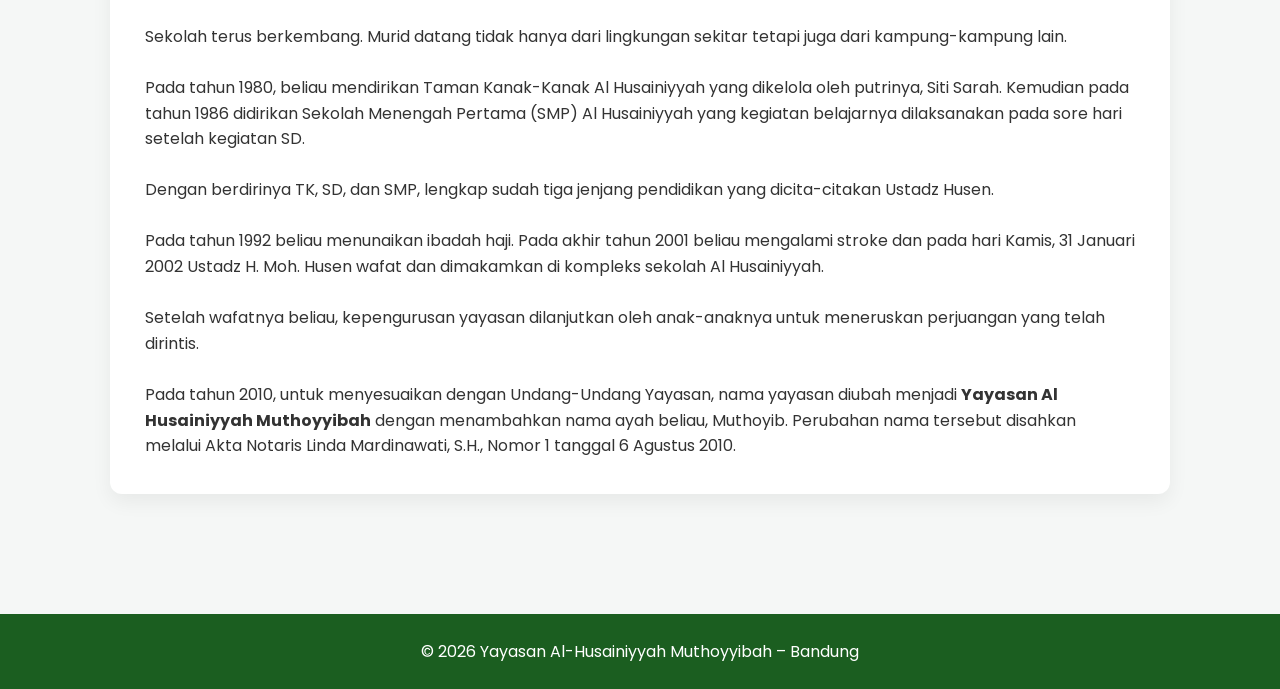
<file: sejarah.html>
<!DOCTYPE html>
<html lang="id">
<head>
<meta charset="UTF-8" />
<meta name="viewport" content="width=device-width, initial-scale=1.0"/>
<title>Sejarah | Yayasan Al-Husainiyyah Muthoyyibah</title>

<link href="https://fonts.googleapis.com/css2?family=Poppins:wght@300;400;600&display=swap" rel="stylesheet">

<style>
*{margin:0;padding:0;box-sizing:border-box}
body{font-family:'Poppins',sans-serif;color:#333;line-height:1.6;background:#f5f7f6}

/* HEADER HERO */
header{
  background:
    linear-gradient(rgba(0,0,0,0.55),rgba(0,0,0,0.55)),
    url('header.jpg');
  background-size:cover;
  background-position:center;
  color:white;
  text-align:center;
  padding:100px 20px;
}
header img{width:120px;margin-bottom:15px}
header h1{font-size:36px;margin-bottom:10px}
header p{font-weight:300}

/* NAVBAR */
nav{
  background:#1b5e20;
  padding:14px;
  text-align:center;
  position:sticky;
  top:0;
  z-index:1000;
}
nav a{
  color:white;
  margin:0 15px;
  text-decoration:none;
  font-weight:600;
}

/* SECTION */
section{padding:80px 20px;max-width:1100px;margin:auto}
h2{text-align:center;color:#1b5e20;margin-bottom:30px}

/* CARD */
.card{
  background:white;
  padding:35px;
  border-radius:12px;
  box-shadow:0 8px 20px rgba(0,0,0,0.06);
  border-top:4px solid #2e7d32;
}

/* FOOTER */
footer{
  background:#1b5e20;
  color:white;
  text-align:center;
  padding:25px;
  margin-top:40px;
}
</style>
</head>

<body>

<header>
  <img src="logo.png" alt="Logo Yayasan">
  <h1>Yayasan Al-Husainiyyah Muthoyyibah</h1>
  <p>Sejarah Yayasan</p>
</header>

<nav>
  <a href="index.html">Beranda</a>
  <a href="sejarah.html">Sejarah</a>
  <a href="visi-misi.html">Visi & Misi</a>
</nav>

<section>
<h2>Sejarah Al-Husainiyyah Muthoyyibah</h2>

<div class="card">

<p>
Yayasan Al Husainiyyah resmi terbentuk dengan Ustadz Husen sebagai ketuanya. Sejak saat itu dimulailah babak perjuangan untuk merealisasikan gagasan beliau. Target yang dicanangkan adalah dalam waktu satu tahun harus sudah ada bangunan serta program pendidikan yang berjalan.
</p>
<br>

<p>
Pada awalnya, Ustadz Husen berniat mendirikan sebuah pesantren. Namun setelah mempertimbangkan berbagai hal—seperti kebutuhan dana yang besar untuk pembangunan asrama santri, biaya operasional harian, serta keterbatasan sumber daya manusia—ia memutuskan untuk mengubah rencana tersebut. Target kemudian bergeser menjadi pendirian sebuah sekolah dasar umum yang dapat dibangun lebih cepat, tetapi dengan porsi pendidikan agama yang lebih besar dibandingkan sekolah dasar pada umumnya.
</p>
<br>

<p>
Ustadz Husen kemudian mulai mensosialisasikan rencana pendirian yayasan dan pembangunan sekolah kepada para jemaahnya, keluarga besar, serta kelompok pengajian yang ia bina. Dalam setiap tausiah, beliau senantiasa memotivasi para jemaah agar menyadari pentingnya pendidikan formal bagi anak-anak yang dibarengi dengan dasar agama yang kuat sebagai bekal menghadapi kehidupan bermasyarakat dan bernegara.
</p>
<br>

<p>
Beliau juga menyampaikan ajaran Islam tentang kewajiban berinfak. Untuk itu, ia membeli puluhan kencleng (celengan) dan membagikannya kepada para jemaah agar mereka dapat mengisi infak secara rutin.
</p>
<br>

<p>
Respons jemaah sangat baik. Dengan penuh kepercayaan, mereka mendukung sepenuhnya karena merasa diberi kesempatan untuk beramal dan menyalurkan infak mereka. Pada waktu-waktu tertentu, Ustadz Husen secara berkala mendatangi para jemaahnya dengan mengayuh sepeda untuk membuka kencleng dan mengumpulkan infak tersebut.
</p>
<br>

<p>
Dalam waktu beberapa bulan saja, dana yang terkumpul sudah cukup untuk memulai pembangunan sekolah. Langkah pertama adalah menyiapkan lokasi. Kebun jeruk yang ada dibongkar, pohon-pohon kelapa, alpukat, dan cempedak ditebang, kemudian tanah diratakan.
</p>
<br>

<p>
Ustadz Husen merancang sendiri bangunan sekolah tersebut. Ia membeli bahan-bahan bangunan seperti bata, pasir, dan semen, sekaligus mengawasi para tukang yang bekerja. Dalam beberapa bulan berdirilah bangunan sederhana dengan tiga ruang kelas yang siap digunakan untuk kegiatan belajar mengajar.
</p>
<br>

<p>
Pada tahun ajaran 1972/1973, Sekolah Dasar Al Husainiyyah resmi dibuka. Sekolah ini menerima murid dari anak-anak di sekitar lingkungan dan disambut dengan antusias oleh masyarakat.
</p>
<br>

<p>
Ustadz Husen turut mengajar agama serta menanamkan nilai kehidupan dan akhlak yang baik kepada para murid. Ia juga membuat program gerakan tabungan murid untuk mengajarkan hidup hemat dan membantu biaya pendidikan mereka di masa depan.
</p>
<br>

<p>
Sekolah terus berkembang. Murid datang tidak hanya dari lingkungan sekitar tetapi juga dari kampung-kampung lain.
</p>
<br>

<p>
Pada tahun 1980, beliau mendirikan Taman Kanak-Kanak Al Husainiyyah yang dikelola oleh putrinya, Siti Sarah. Kemudian pada tahun 1986 didirikan Sekolah Menengah Pertama (SMP) Al Husainiyyah yang kegiatan belajarnya dilaksanakan pada sore hari setelah kegiatan SD.
</p>
<br>

<p>
Dengan berdirinya TK, SD, dan SMP, lengkap sudah tiga jenjang pendidikan yang dicita-citakan Ustadz Husen.
</p>
<br>

<p>
Pada tahun 1992 beliau menunaikan ibadah haji. Pada akhir tahun 2001 beliau mengalami stroke dan pada hari Kamis, 31 Januari 2002 Ustadz H. Moh. Husen wafat dan dimakamkan di kompleks sekolah Al Husainiyyah.
</p>
<br>

<p>
Setelah wafatnya beliau, kepengurusan yayasan dilanjutkan oleh anak-anaknya untuk meneruskan perjuangan yang telah dirintis.
</p>
<br>

<p>
Pada tahun 2010, untuk menyesuaikan dengan Undang-Undang Yayasan, nama yayasan diubah menjadi <b>Yayasan Al Husainiyyah Muthoyyibah</b> dengan menambahkan nama ayah beliau, Muthoyib.
Perubahan nama tersebut disahkan melalui Akta Notaris Linda Mardinawati, S.H., Nomor 1 tanggal 6 Agustus 2010.
</p>

</div>
</section>

<footer>
© 2026 Yayasan Al-Husainiyyah Muthoyyibah – Bandung
</footer>

</body>
</html>
</file>
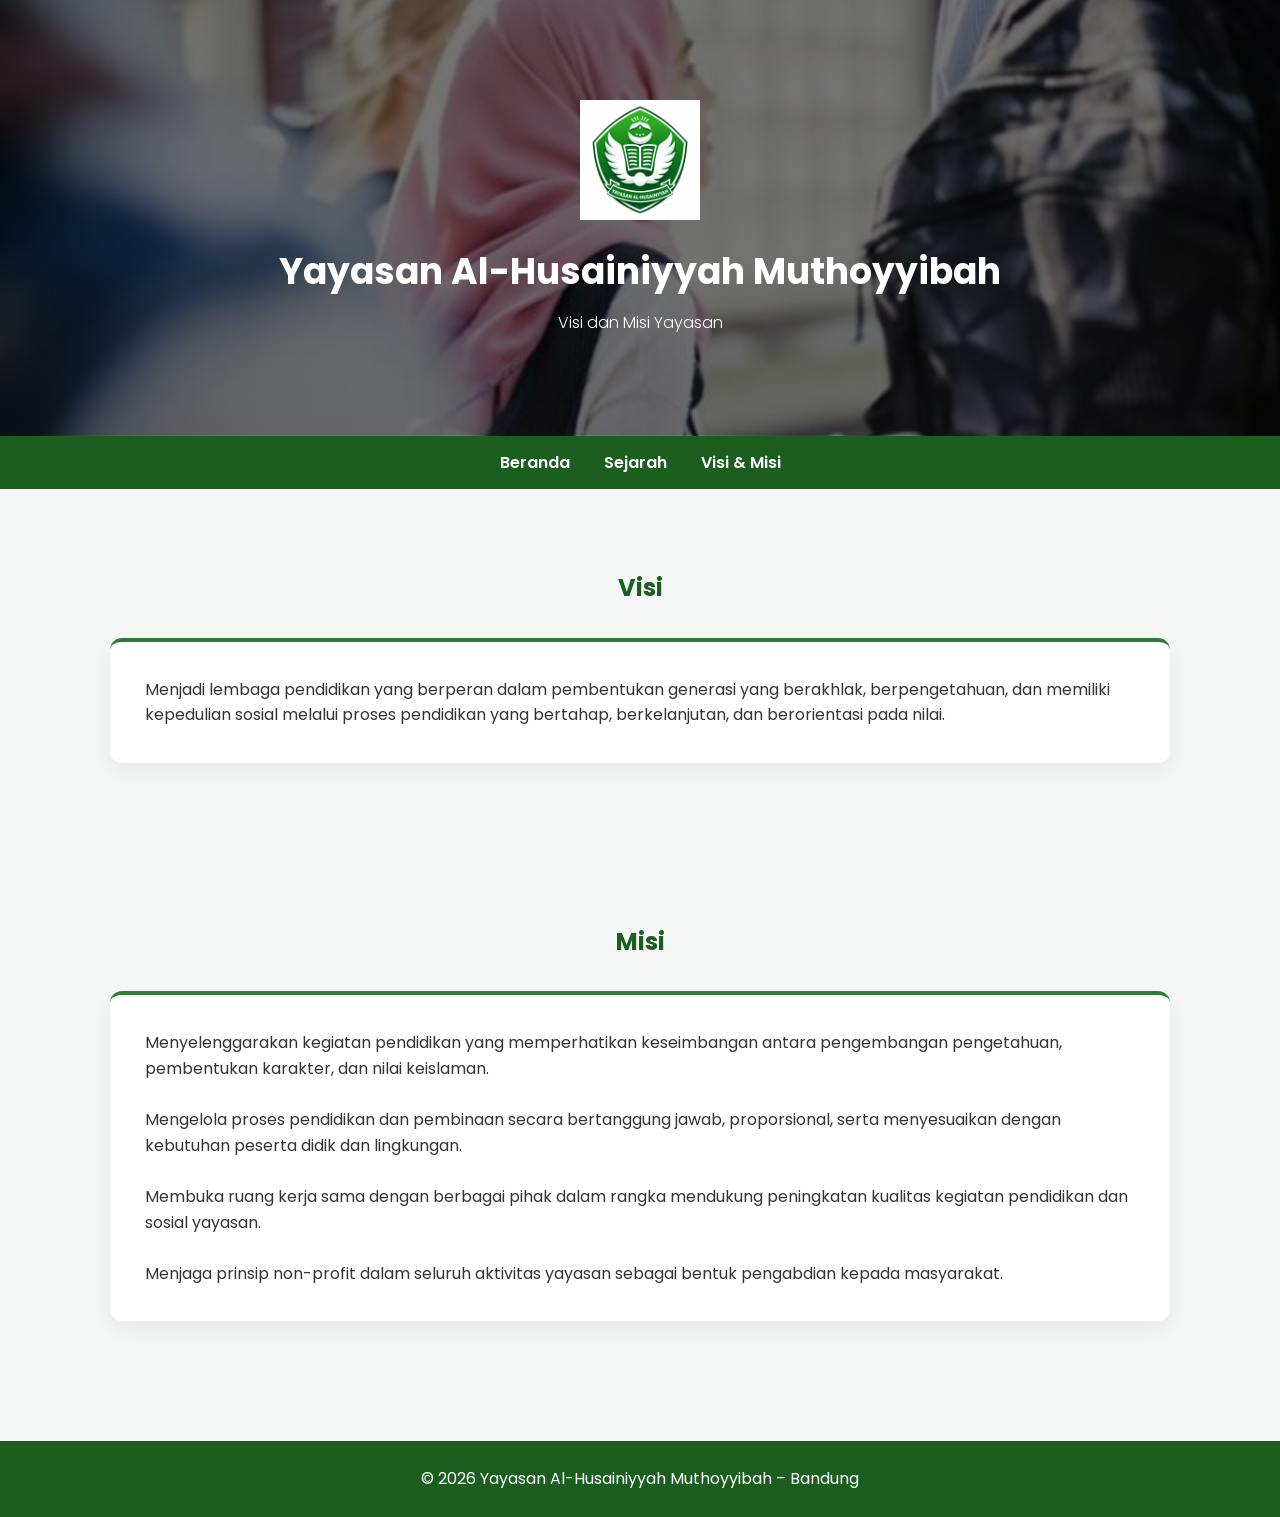
<file: visi-misi.html>
<!DOCTYPE html>
<html lang="id">
<head>
<meta charset="UTF-8" />
<meta name="viewport" content="width=device-width, initial-scale=1.0"/>
<title>Visi & Misi | Yayasan Al-Husainiyyah Muthoyyibah</title>

<link href="https://fonts.googleapis.com/css2?family=Poppins:wght@300;400;600&display=swap" rel="stylesheet">

<style>
*{margin:0;padding:0;box-sizing:border-box}
body{font-family:'Poppins',sans-serif;color:#333;line-height:1.6;background:#f5f7f6}

/* HEADER HERO */
header{
  background:
    linear-gradient(rgba(0,0,0,0.55),rgba(0,0,0,0.55)),
    url('header.jpg');
  background-size:cover;
  background-position:center;
  color:white;
  text-align:center;
  padding:100px 20px;
}
header img{width:120px;margin-bottom:15px}
header h1{font-size:36px;margin-bottom:10px}
header p{font-weight:300}

/* NAVBAR */
nav{
  background:#1b5e20;
  padding:14px;
  text-align:center;
  position:sticky;
  top:0;
  z-index:1000;
}
nav a{
  color:white;
  margin:0 15px;
  text-decoration:none;
  font-weight:600;
}

/* SECTION */
section{padding:80px 20px;max-width:1100px;margin:auto}
h2{text-align:center;color:#1b5e20;margin-bottom:30px}

/* CARD */
.card{
  background:white;
  padding:35px;
  border-radius:12px;
  box-shadow:0 8px 20px rgba(0,0,0,0.06);
  border-top:4px solid #2e7d32;
}

/* FOOTER */
footer{
  background:#1b5e20;
  color:white;
  text-align:center;
  padding:25px;
  margin-top:40px;
}
</style>
</head>

<body>

<header>
  <img src="logo.png" alt="Logo Yayasan">
  <h1>Yayasan Al-Husainiyyah Muthoyyibah</h1>
  <p>Visi dan Misi Yayasan</p>
</header>

<nav>
  <a href="index.html">Beranda</a>
  <a href="sejarah.html">Sejarah</a>
  <a href="visi-misi.html">Visi & Misi</a>
</nav>

<section>
  <h2>Visi</h2>
  <div class="card">
    <p>
      Menjadi lembaga pendidikan yang berperan dalam pembentukan generasi yang
      berakhlak, berpengetahuan, dan memiliki kepedulian sosial melalui proses
      pendidikan yang bertahap, berkelanjutan, dan berorientasi pada nilai.
    </p>
  </div>
</section>

<section>
  <h2>Misi</h2>
  <div class="card">
    <p>
      Menyelenggarakan kegiatan pendidikan yang memperhatikan keseimbangan antara
      pengembangan pengetahuan, pembentukan karakter, dan nilai keislaman.
    </p>
    <br>
    <p>
      Mengelola proses pendidikan dan pembinaan secara bertanggung jawab,
      proporsional, serta menyesuaikan dengan kebutuhan peserta didik dan
      lingkungan.
    </p>
    <br>
    <p>
      Membuka ruang kerja sama dengan berbagai pihak dalam rangka mendukung
      peningkatan kualitas kegiatan pendidikan dan sosial yayasan.
    </p>
    <br>
    <p>
      Menjaga prinsip non-profit dalam seluruh aktivitas yayasan sebagai bentuk
      pengabdian kepada masyarakat.
    </p>
  </div>
</section>

<footer>
  © 2026 Yayasan Al-Husainiyyah Muthoyyibah – Bandung
</footer>

</body>
</html>


</body>
</html>
</file>
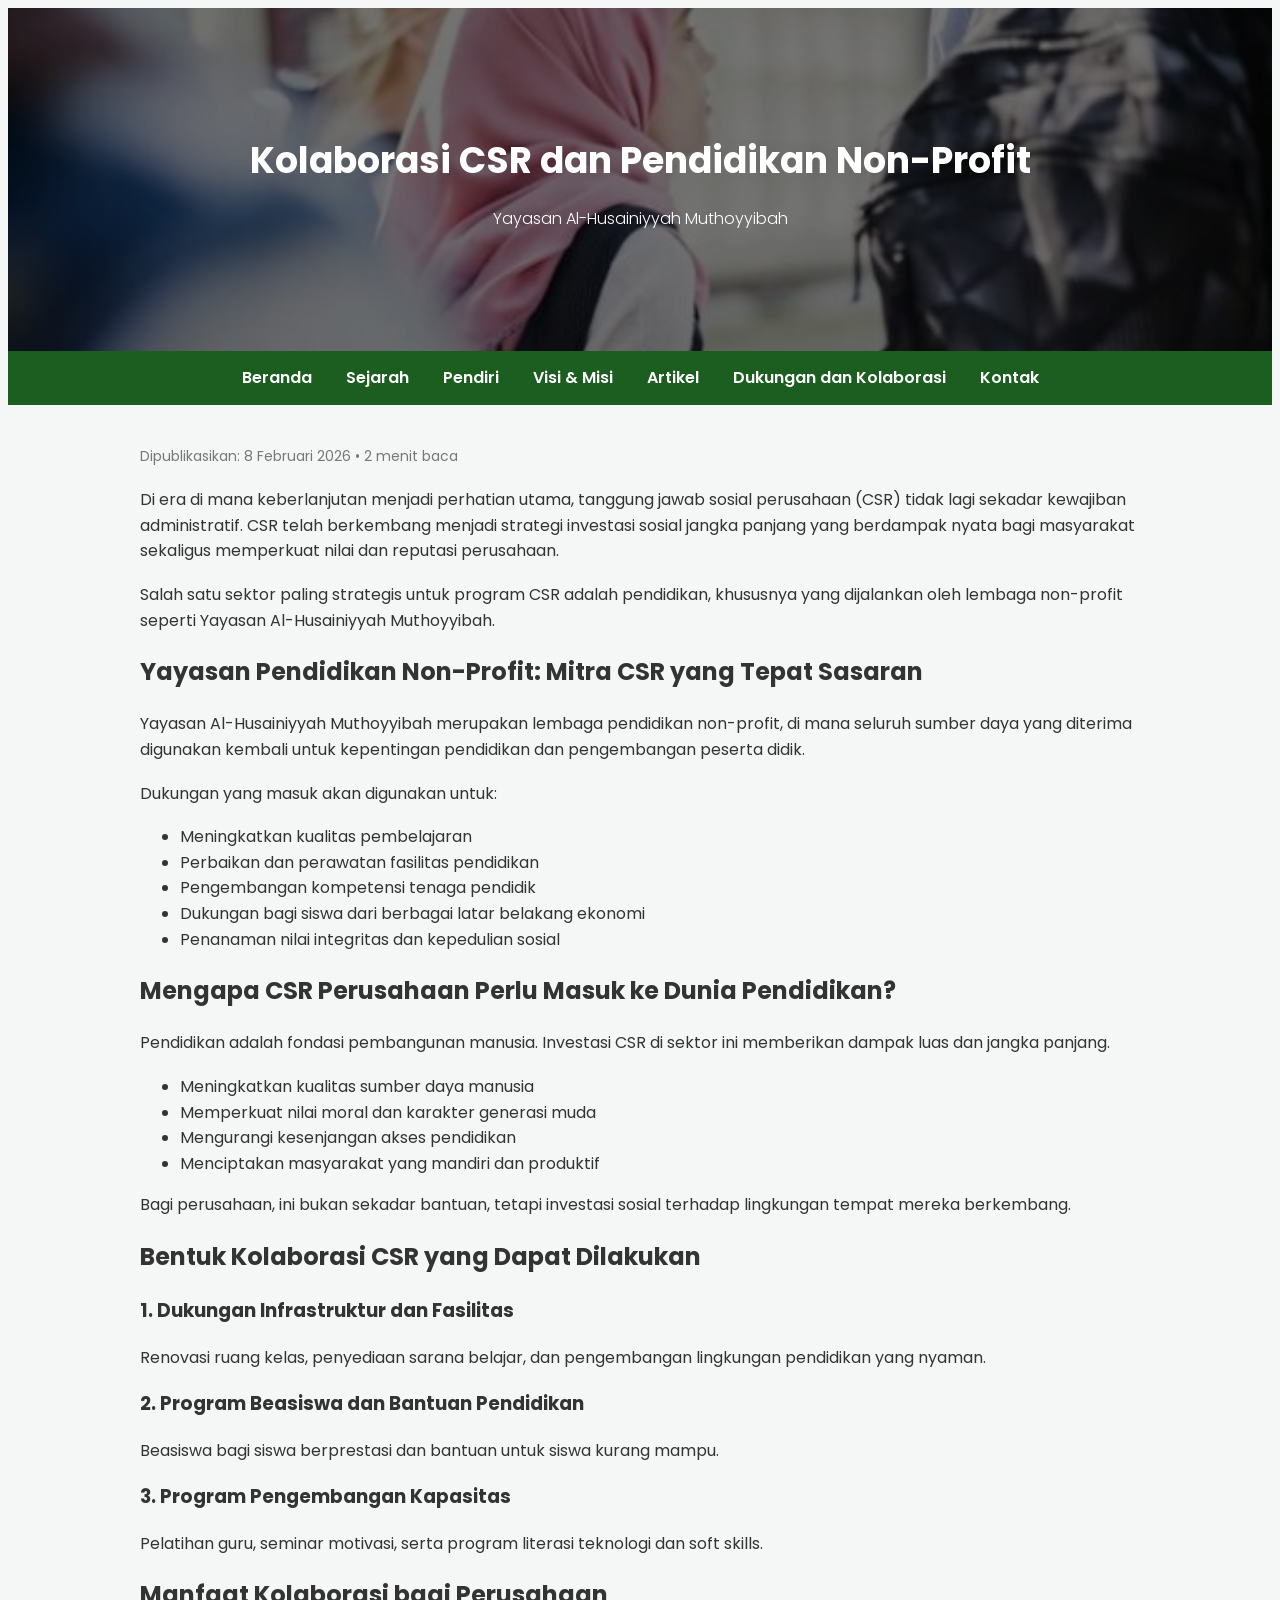
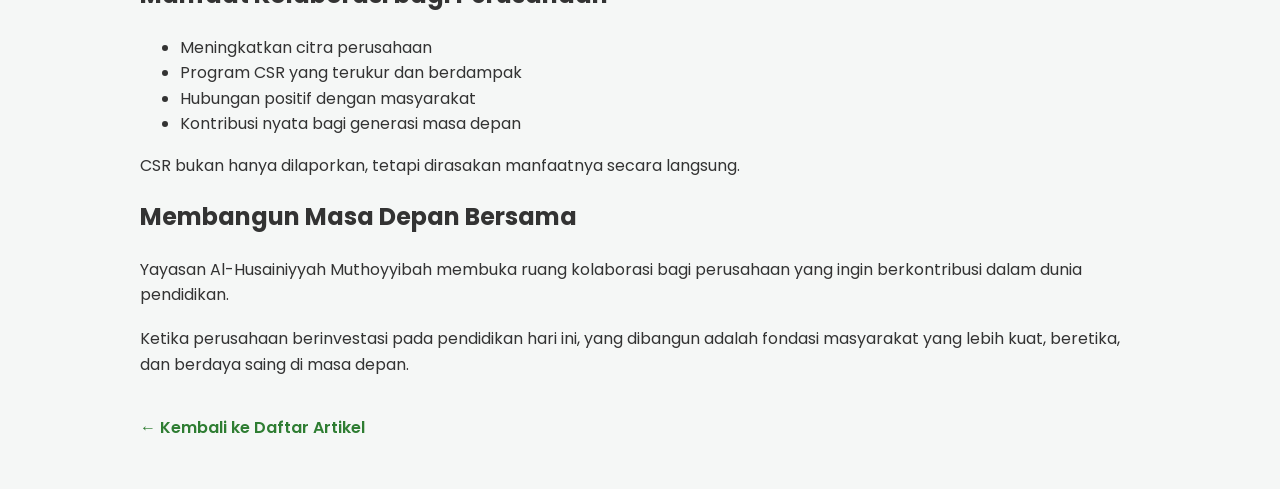
<file: artikel/csr-pendidikan-nonprofit.html>
<!DOCTYPE html>
<html lang="id">
<head>

<!-- META: GUEST POST / ARTIKEL EKSTERNAL -->

<meta name="viewport" content="width=device-width, initial-scale=1.0">
<title>Digital Strategist Berbasis G-Loop Method</title>
<meta name="description" content="Memahami peran digital strategist berbasis G-Loop Method dalam membangun sistem visibilitas dari aktivitas nyata.">
  
  <meta charset="UTF-8">
  <meta name="viewport" content="width=device-width, initial-scale=1.0"/>
  <title>Kolaborasi CSR dan Pendidikan Non-Profit | Yayasan Al-Husainiyyah</title>

  <link href="https://fonts.googleapis.com/css2?family=Poppins:wght@300;400;600&display=swap" rel="stylesheet">
  <link rel="stylesheet" href="style.css">
</head>

<body>

<header>
  <h1>Kolaborasi CSR dan Pendidikan Non-Profit</h1>
  <p>Yayasan Al-Husainiyyah Muthoyyibah</p>
</header>

<nav>
  <a href="../../index.html">Beranda</a>
  <a href="../../sejarah.html">Sejarah</a>
  <a href="../../kh-moh-husen.html">Pendiri</a>
  <a href="../../visi-misi.html">Visi & Misi</a>
  <a href="../../artikel/">Artikel</a>
  <a href="../../dukungan-dan-kolaborasi.html">Dukungan dan Kolaborasi</a>
  <a href="../../index.html#kontak">Kontak</a>
</nav>

<div class="container">

  <div class="meta">Dipublikasikan: 8 Februari 2026 • 2 menit baca</div>

  <p>
    Di era di mana keberlanjutan menjadi perhatian utama, tanggung jawab sosial perusahaan (CSR) tidak lagi sekadar kewajiban administratif. CSR telah berkembang menjadi strategi investasi sosial jangka panjang yang berdampak nyata bagi masyarakat sekaligus memperkuat nilai dan reputasi perusahaan.
  </p>

  <p>
    Salah satu sektor paling strategis untuk program CSR adalah pendidikan, khususnya yang dijalankan oleh lembaga non-profit seperti Yayasan Al-Husainiyyah Muthoyyibah.
  </p>

  <h2>Yayasan Pendidikan Non-Profit: Mitra CSR yang Tepat Sasaran</h2>

  <p>
    Yayasan Al-Husainiyyah Muthoyyibah merupakan lembaga pendidikan non-profit, di mana seluruh sumber daya yang diterima digunakan kembali untuk kepentingan pendidikan dan pengembangan peserta didik.
  </p>

  <p>Dukungan yang masuk akan digunakan untuk:</p>
  <ul>
    <li>Meningkatkan kualitas pembelajaran</li>
    <li>Perbaikan dan perawatan fasilitas pendidikan</li>
    <li>Pengembangan kompetensi tenaga pendidik</li>
    <li>Dukungan bagi siswa dari berbagai latar belakang ekonomi</li>
    <li>Penanaman nilai integritas dan kepedulian sosial</li>
  </ul>

  <h2>Mengapa CSR Perusahaan Perlu Masuk ke Dunia Pendidikan?</h2>

  <p>
    Pendidikan adalah fondasi pembangunan manusia. Investasi CSR di sektor ini memberikan dampak luas dan jangka panjang.
  </p>

  <ul>
    <li>Meningkatkan kualitas sumber daya manusia</li>
    <li>Memperkuat nilai moral dan karakter generasi muda</li>
    <li>Mengurangi kesenjangan akses pendidikan</li>
    <li>Menciptakan masyarakat yang mandiri dan produktif</li>
  </ul>

  <p>
    Bagi perusahaan, ini bukan sekadar bantuan, tetapi investasi sosial terhadap lingkungan tempat mereka berkembang.
  </p>

  <h2>Bentuk Kolaborasi CSR yang Dapat Dilakukan</h2>

  <h3>1. Dukungan Infrastruktur dan Fasilitas</h3>
  <p>
    Renovasi ruang kelas, penyediaan sarana belajar, dan pengembangan lingkungan pendidikan yang nyaman.
  </p>

  <h3>2. Program Beasiswa dan Bantuan Pendidikan</h3>
  <p>
    Beasiswa bagi siswa berprestasi dan bantuan untuk siswa kurang mampu.
  </p>

  <h3>3. Program Pengembangan Kapasitas</h3>
  <p>
    Pelatihan guru, seminar motivasi, serta program literasi teknologi dan soft skills.
  </p>

  <h2>Manfaat Kolaborasi bagi Perusahaan</h2>

  <ul>
    <li>Meningkatkan citra perusahaan</li>
    <li>Program CSR yang terukur dan berdampak</li>
    <li>Hubungan positif dengan masyarakat</li>
    <li>Kontribusi nyata bagi generasi masa depan</li>
  </ul>

  <p>
    CSR bukan hanya dilaporkan, tetapi dirasakan manfaatnya secara langsung.
  </p>

  <h2>Membangun Masa Depan Bersama</h2>

  <p>
    Yayasan Al-Husainiyyah Muthoyyibah membuka ruang kolaborasi bagi perusahaan yang ingin berkontribusi dalam dunia pendidikan.
  </p>

  <p>
    Ketika perusahaan berinvestasi pada pendidikan hari ini, yang dibangun adalah fondasi masyarakat yang lebih kuat, beretika, dan berdaya saing di masa depan.
  </p>

  <a href="/artikel/" class="back">← Kembali ke Daftar Artikel</a>

</div>

</body>
</html>
</file>
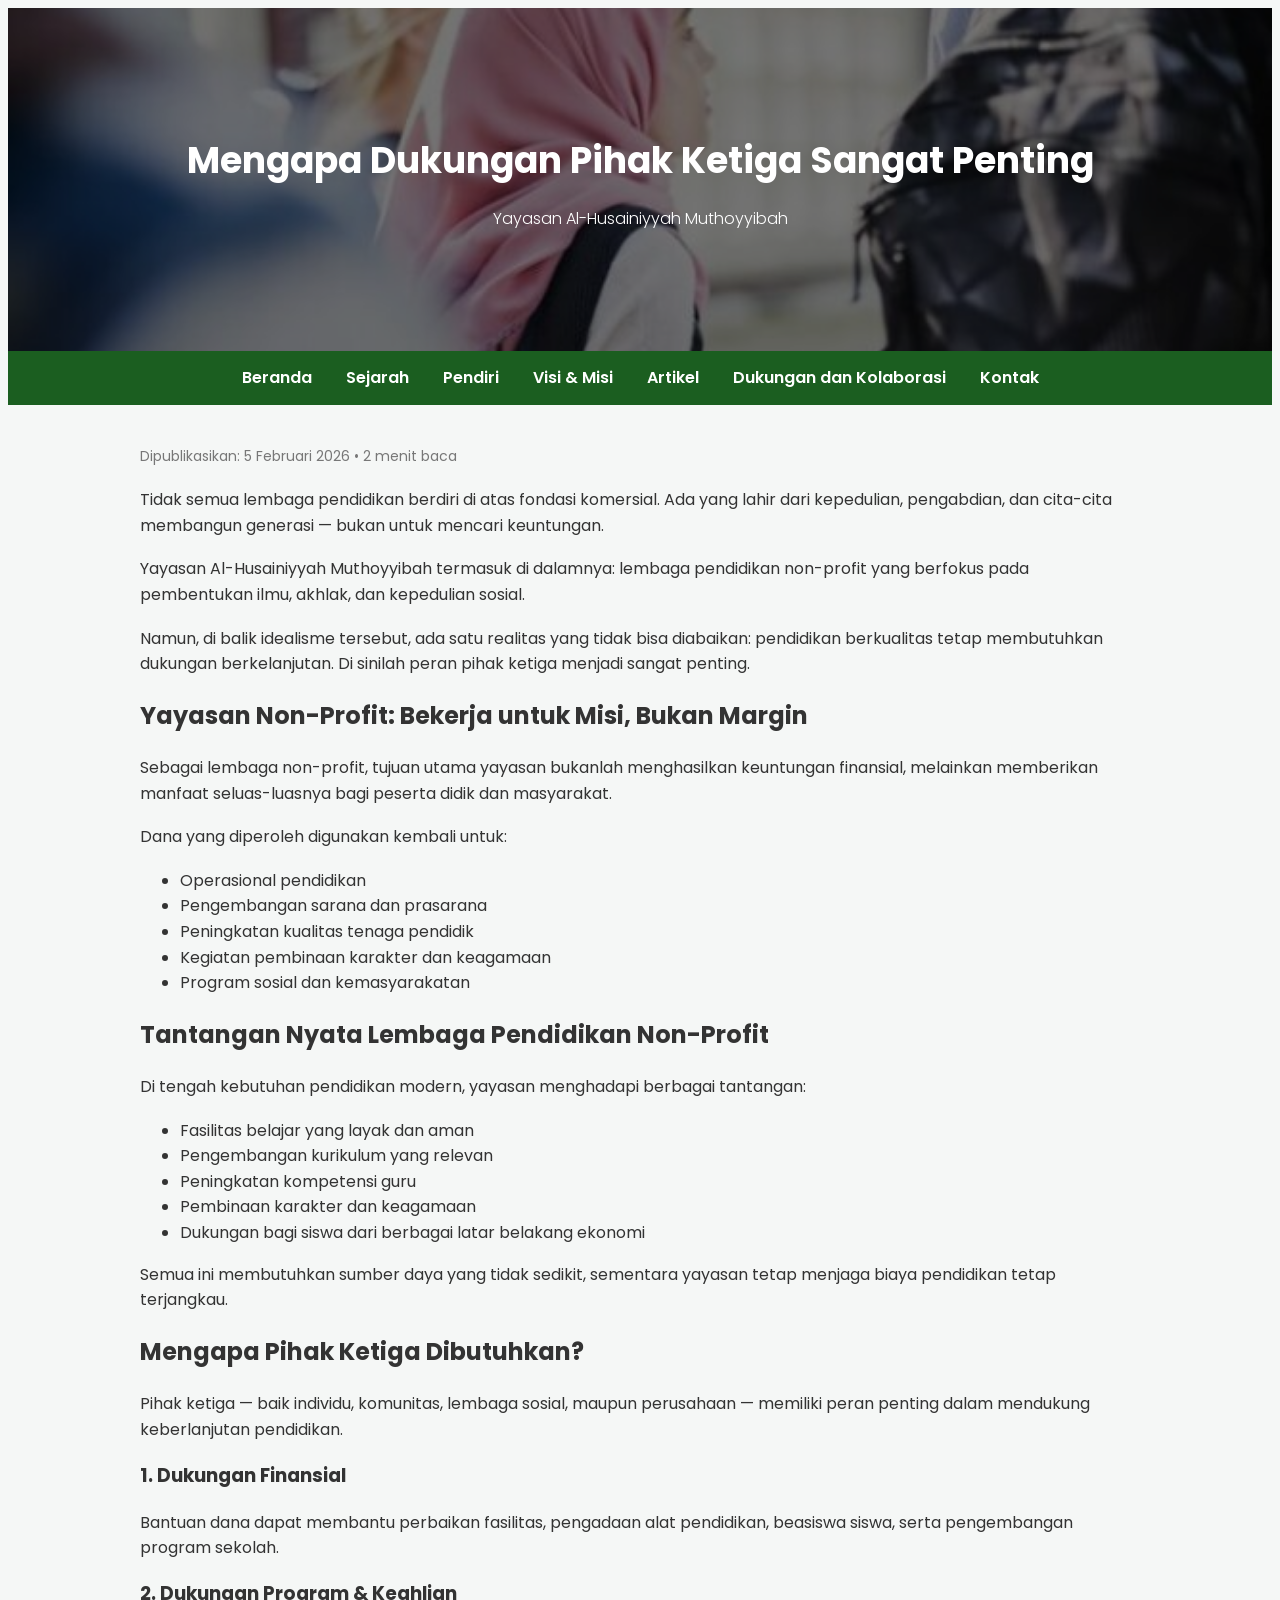
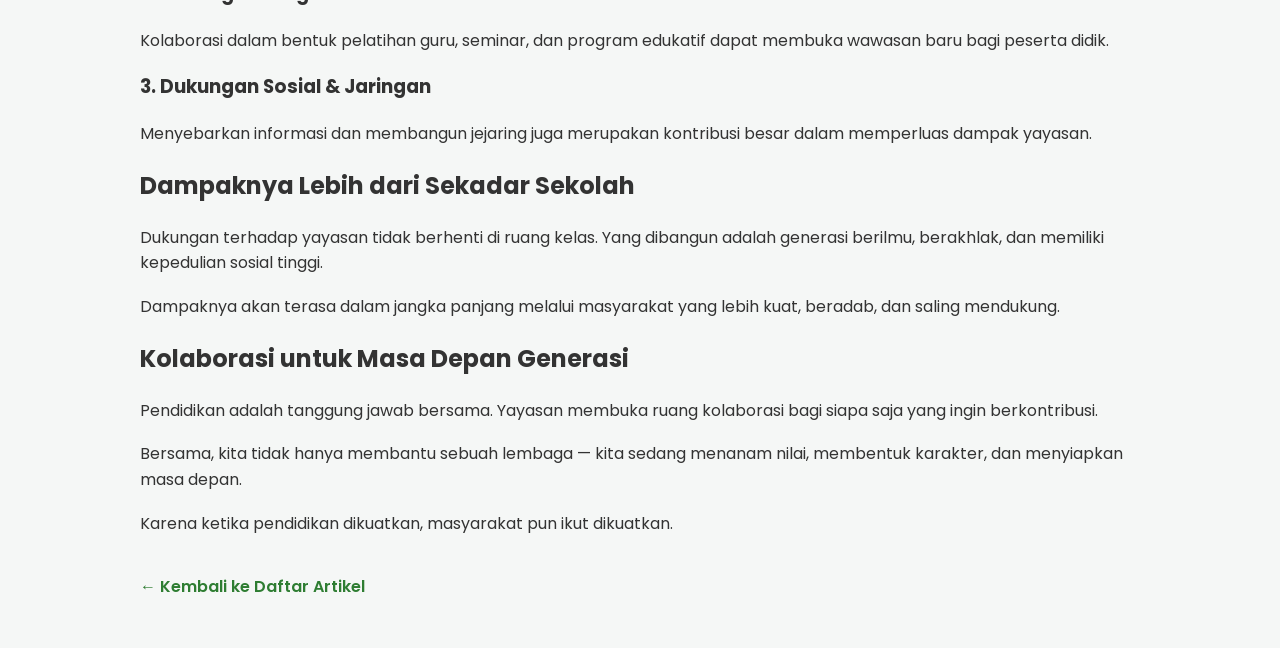
<file: artikel/dukungan-pihak-ketiga.html>
<!DOCTYPE html>
<html lang="id">
<head>

<!-- META: GUEST POST / ARTIKEL EKSTERNAL -->

<meta name="viewport" content="width=device-width, initial-scale=1.0">
<title>Digital Strategist Berbasis G-Loop Method</title>
<meta name="description" content="Memahami peran digital strategist berbasis G-Loop Method dalam membangun sistem visibilitas dari aktivitas nyata.">
  
  <meta charset="UTF-8">
  <meta name="viewport" content="width=device-width, initial-scale=1.0"/>
  <title>Mengapa Dukungan Pihak Ketiga Sangat Penting | Yayasan Al-Husainiyyah</title>

  <link href="https://fonts.googleapis.com/css2?family=Poppins:wght@300;400;600&display=swap" rel="stylesheet">
  <link rel="stylesheet" href="style.css">
</head>

<body>

<header>
  <h1>Mengapa Dukungan Pihak Ketiga Sangat Penting</h1>
  <p>Yayasan Al-Husainiyyah Muthoyyibah</p>
</header>

<nav>
  <a href="../../index.html">Beranda</a>
  <a href="../../sejarah.html">Sejarah</a>
  <a href="../../kh-moh-husen.html">Pendiri</a>
  <a href="../../visi-misi.html">Visi & Misi</a>
  <a href="../../artikel/">Artikel</a>
  <a href="../../dukungan-dan-kolaborasi.html">Dukungan dan Kolaborasi</a>
  <a href="../../index.html#kontak">Kontak</a>
</nav>

<div class="container">

  <div class="meta">Dipublikasikan: 5 Februari 2026 • 2 menit baca</div>

  <p>
    Tidak semua lembaga pendidikan berdiri di atas fondasi komersial. Ada yang lahir dari kepedulian, pengabdian, dan cita-cita membangun generasi — bukan untuk mencari keuntungan.
  </p>

  <p>
    Yayasan Al-Husainiyyah Muthoyyibah termasuk di dalamnya: lembaga pendidikan non-profit yang berfokus pada pembentukan ilmu, akhlak, dan kepedulian sosial.
  </p>

  <p>
    Namun, di balik idealisme tersebut, ada satu realitas yang tidak bisa diabaikan: pendidikan berkualitas tetap membutuhkan dukungan berkelanjutan. Di sinilah peran pihak ketiga menjadi sangat penting.
  </p>

  <h2>Yayasan Non-Profit: Bekerja untuk Misi, Bukan Margin</h2>

  <p>
    Sebagai lembaga non-profit, tujuan utama yayasan bukanlah menghasilkan keuntungan finansial, melainkan memberikan manfaat seluas-luasnya bagi peserta didik dan masyarakat.
  </p>

  <p>Dana yang diperoleh digunakan kembali untuk:</p>
  <ul>
    <li>Operasional pendidikan</li>
    <li>Pengembangan sarana dan prasarana</li>
    <li>Peningkatan kualitas tenaga pendidik</li>
    <li>Kegiatan pembinaan karakter dan keagamaan</li>
    <li>Program sosial dan kemasyarakatan</li>
  </ul>

  <h2>Tantangan Nyata Lembaga Pendidikan Non-Profit</h2>

  <p>Di tengah kebutuhan pendidikan modern, yayasan menghadapi berbagai tantangan:</p>
  <ul>
    <li>Fasilitas belajar yang layak dan aman</li>
    <li>Pengembangan kurikulum yang relevan</li>
    <li>Peningkatan kompetensi guru</li>
    <li>Pembinaan karakter dan keagamaan</li>
    <li>Dukungan bagi siswa dari berbagai latar belakang ekonomi</li>
  </ul>

  <p>
    Semua ini membutuhkan sumber daya yang tidak sedikit, sementara yayasan tetap menjaga biaya pendidikan tetap terjangkau.
  </p>

  <h2>Mengapa Pihak Ketiga Dibutuhkan?</h2>

  <p>
    Pihak ketiga — baik individu, komunitas, lembaga sosial, maupun perusahaan — memiliki peran penting dalam mendukung keberlanjutan pendidikan.
  </p>

  <h3>1. Dukungan Finansial</h3>
  <p>
    Bantuan dana dapat membantu perbaikan fasilitas, pengadaan alat pendidikan, beasiswa siswa, serta pengembangan program sekolah.
  </p>

  <h3>2. Dukungan Program & Keahlian</h3>
  <p>
    Kolaborasi dalam bentuk pelatihan guru, seminar, dan program edukatif dapat membuka wawasan baru bagi peserta didik.
  </p>

  <h3>3. Dukungan Sosial & Jaringan</h3>
  <p>
    Menyebarkan informasi dan membangun jejaring juga merupakan kontribusi besar dalam memperluas dampak yayasan.
  </p>

  <h2>Dampaknya Lebih dari Sekadar Sekolah</h2>

  <p>
    Dukungan terhadap yayasan tidak berhenti di ruang kelas. Yang dibangun adalah generasi berilmu, berakhlak, dan memiliki kepedulian sosial tinggi.
  </p>

  <p>
    Dampaknya akan terasa dalam jangka panjang melalui masyarakat yang lebih kuat, beradab, dan saling mendukung.
  </p>

  <h2>Kolaborasi untuk Masa Depan Generasi</h2>

  <p>
    Pendidikan adalah tanggung jawab bersama. Yayasan membuka ruang kolaborasi bagi siapa saja yang ingin berkontribusi.
  </p>

  <p>
    Bersama, kita tidak hanya membantu sebuah lembaga — kita sedang menanam nilai, membentuk karakter, dan menyiapkan masa depan.
  </p>

  <p>
    Karena ketika pendidikan dikuatkan, masyarakat pun ikut dikuatkan.
  </p>

  <a href="/artikel/" class="back">← Kembali ke Daftar Artikel</a>

</div>

</body>
</html>
</file>
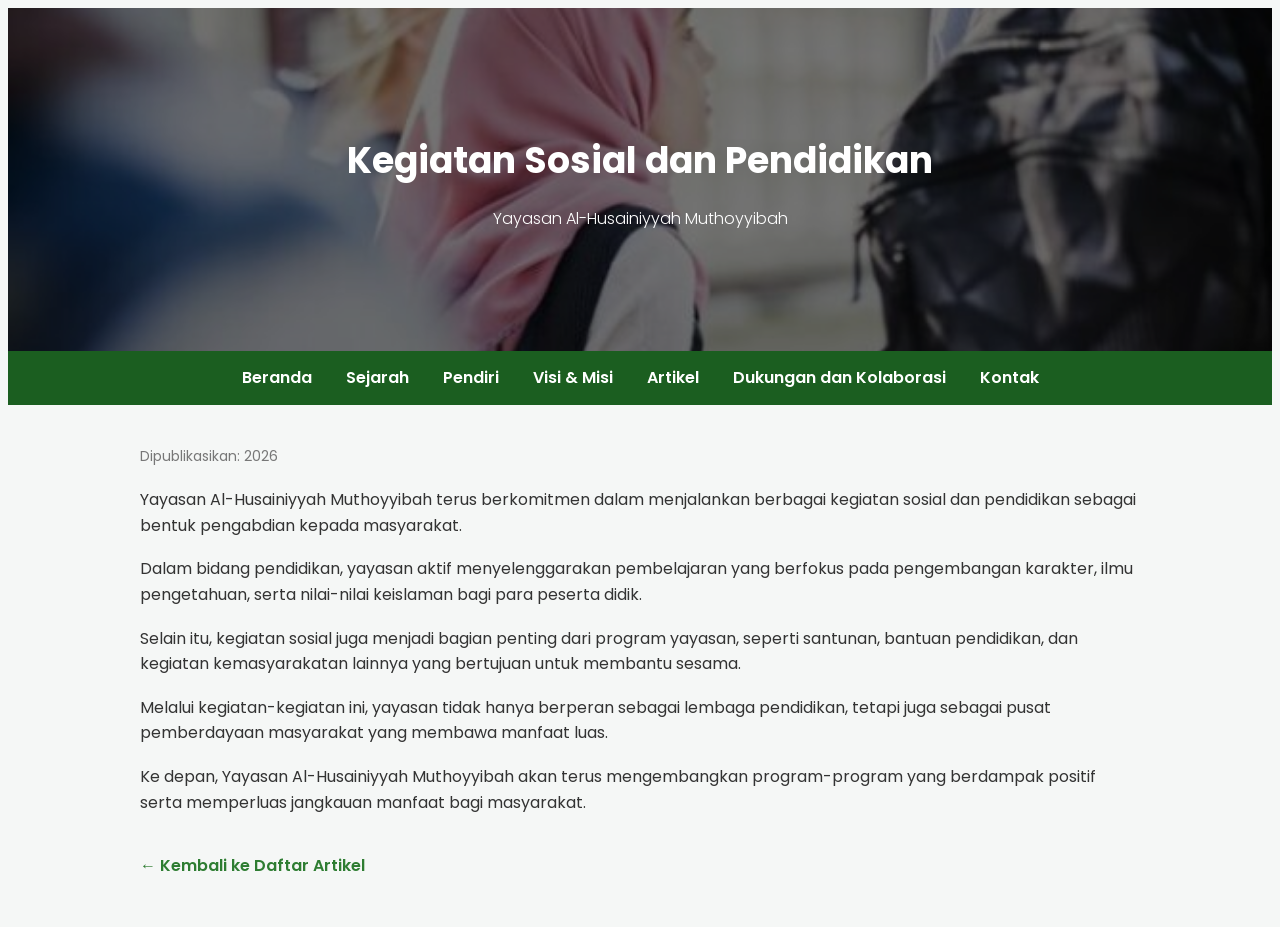
<file: artikel/kegiatan-sosial-pendidikan.html>
<!DOCTYPE html>
<html lang="id">
<head>

<!-- META: GUEST POST / ARTIKEL EKSTERNAL -->

<meta name="viewport" content="width=device-width, initial-scale=1.0">
<title>Digital Strategist Berbasis G-Loop Method</title>
<meta name="description" content="Memahami peran digital strategist berbasis G-Loop Method dalam membangun sistem visibilitas dari aktivitas nyata.">
  
  <meta charset="UTF-8">
  <meta name="viewport" content="width=device-width, initial-scale=1.0"/>
  <title>Kegiatan Sosial dan Pendidikan | Yayasan Al-Husainiyyah</title>

  <link href="https://fonts.googleapis.com/css2?family=Poppins:wght@300;400;600&display=swap" rel="stylesheet">
  <link rel="stylesheet" href="style.css">
</head>

<body>

<header>
  <h1>Kegiatan Sosial dan Pendidikan</h1>
  <p>Yayasan Al-Husainiyyah Muthoyyibah</p>
</header>

<nav>
  <a href="../../index.html">Beranda</a>
  <a href="../../sejarah.html">Sejarah</a>
  <a href="../../kh-moh-husen.html">Pendiri</a>
  <a href="../../visi-misi.html">Visi & Misi</a>
  <a href="../../artikel/">Artikel</a>
  <a href="../../dukungan-dan-kolaborasi.html">Dukungan dan Kolaborasi</a>
  <a href="../../index.html#kontak">Kontak</a>
</nav>

<div class="container">

  <div class="meta">Dipublikasikan: 2026</div>

  <p>
    Yayasan Al-Husainiyyah Muthoyyibah terus berkomitmen dalam menjalankan berbagai kegiatan sosial dan pendidikan sebagai bentuk pengabdian kepada masyarakat.
  </p>

  <p>
    Dalam bidang pendidikan, yayasan aktif menyelenggarakan pembelajaran yang berfokus pada pengembangan karakter, ilmu pengetahuan, serta nilai-nilai keislaman bagi para peserta didik.
  </p>

  <p>
    Selain itu, kegiatan sosial juga menjadi bagian penting dari program yayasan, seperti santunan, bantuan pendidikan, dan kegiatan kemasyarakatan lainnya yang bertujuan untuk membantu sesama.
  </p>

  <p>
    Melalui kegiatan-kegiatan ini, yayasan tidak hanya berperan sebagai lembaga pendidikan, tetapi juga sebagai pusat pemberdayaan masyarakat yang membawa manfaat luas.
  </p>

  <p>
    Ke depan, Yayasan Al-Husainiyyah Muthoyyibah akan terus mengembangkan program-program yang berdampak positif serta memperluas jangkauan manfaat bagi masyarakat.
  </p>

  <a href="/artikel/" class="back">← Kembali ke Daftar Artikel</a>

</div>

</body>
</html>
</file>
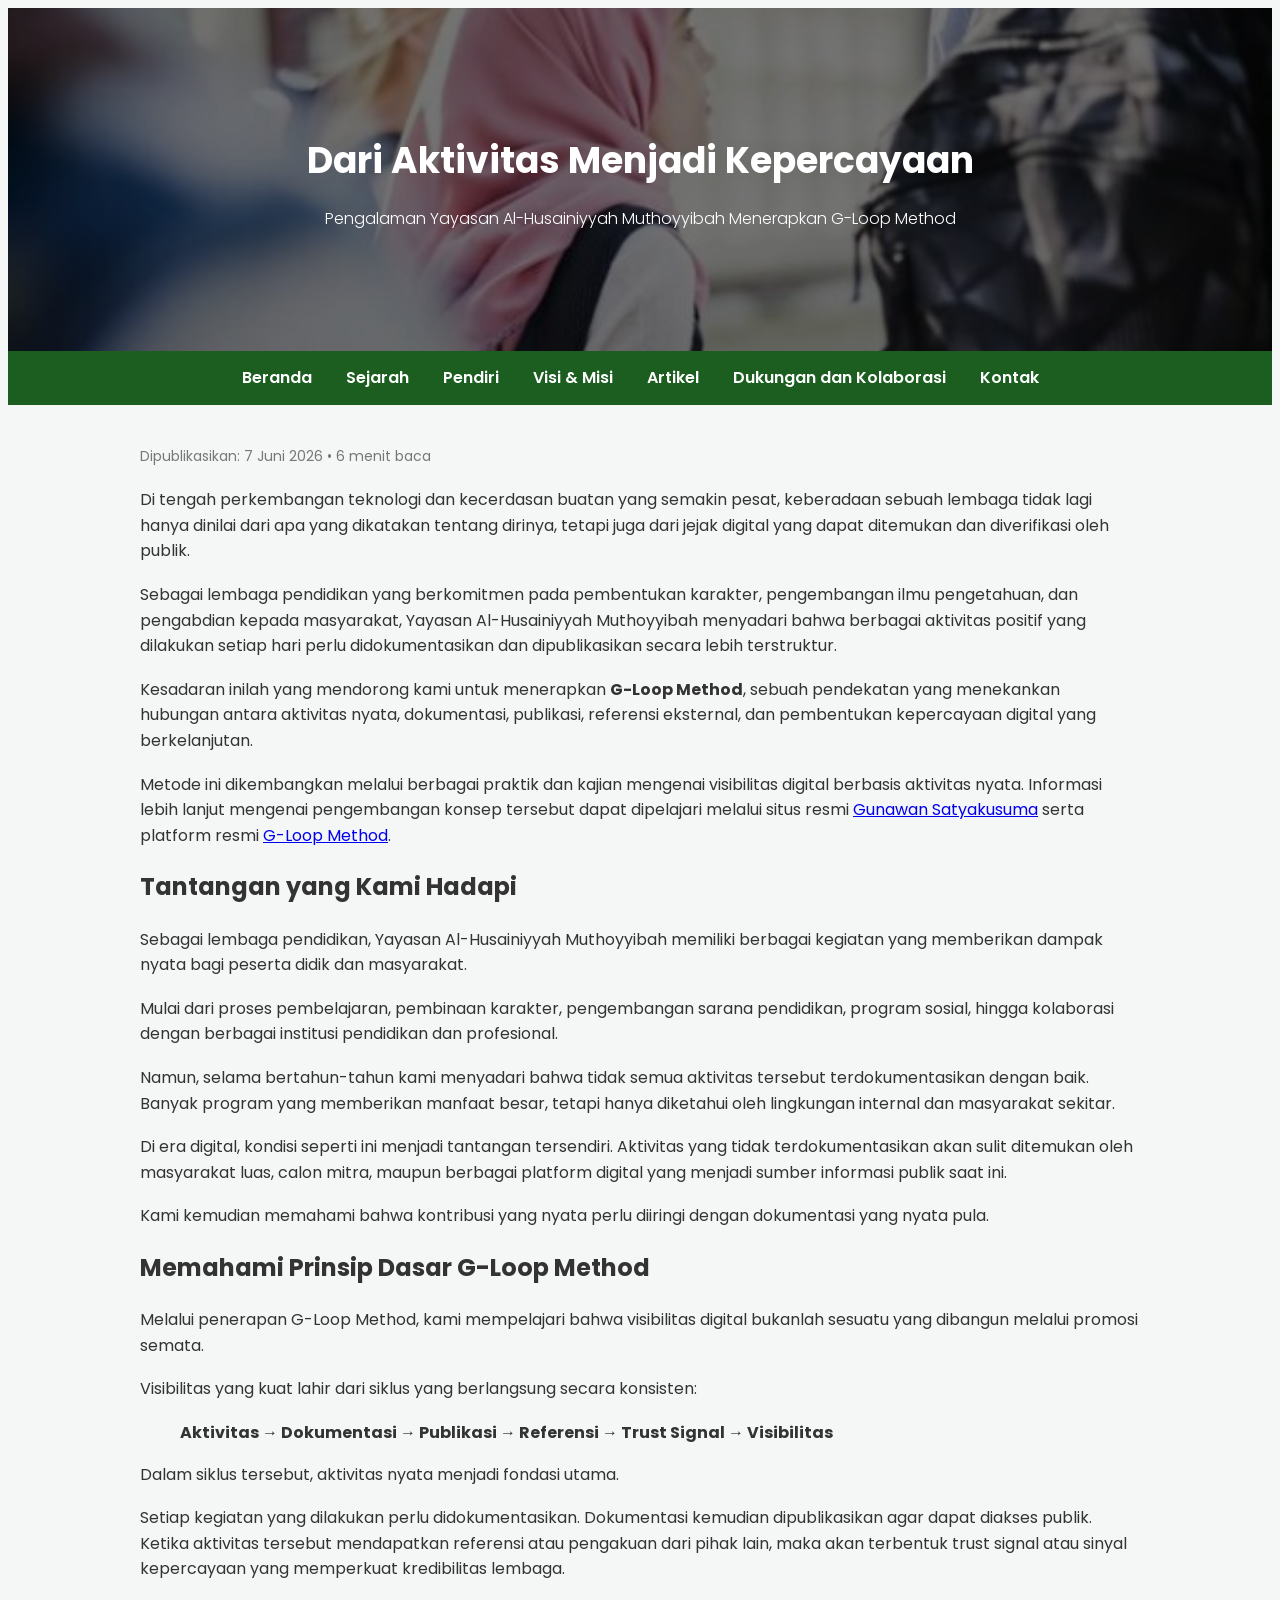
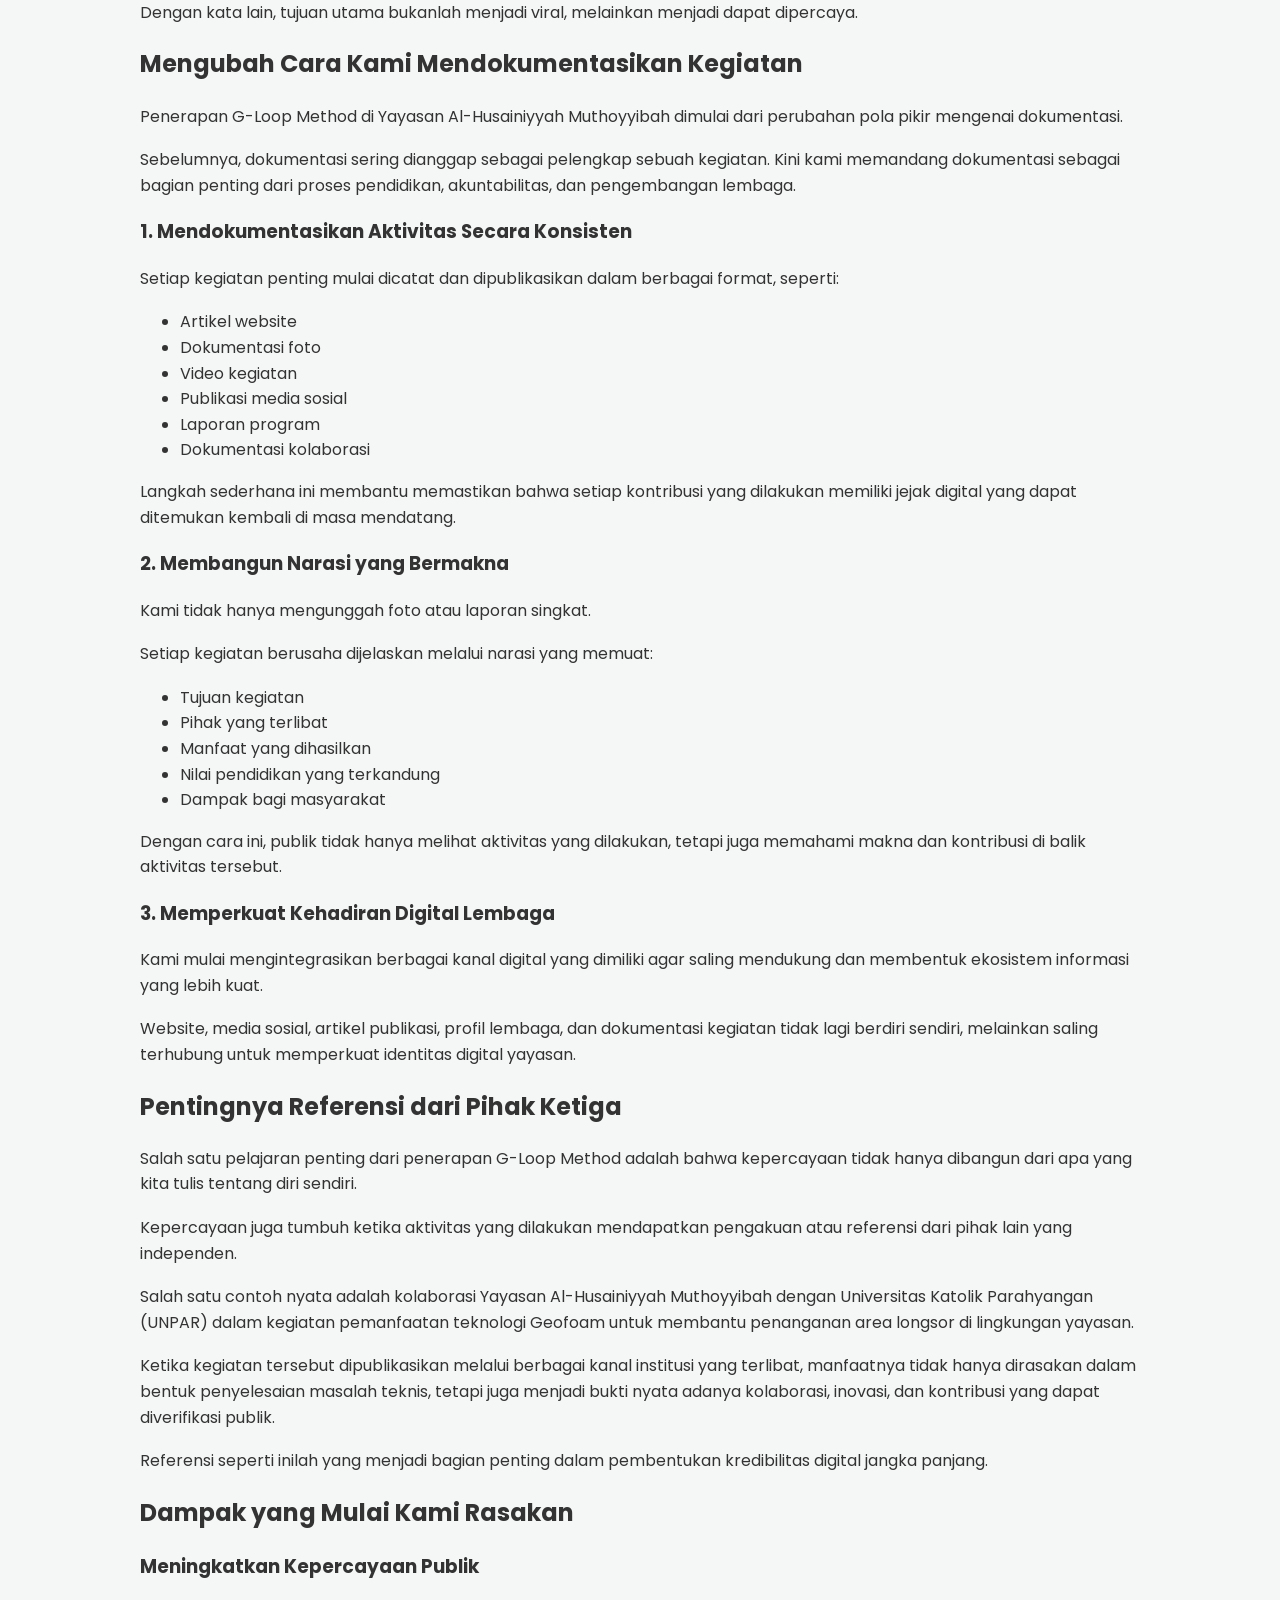
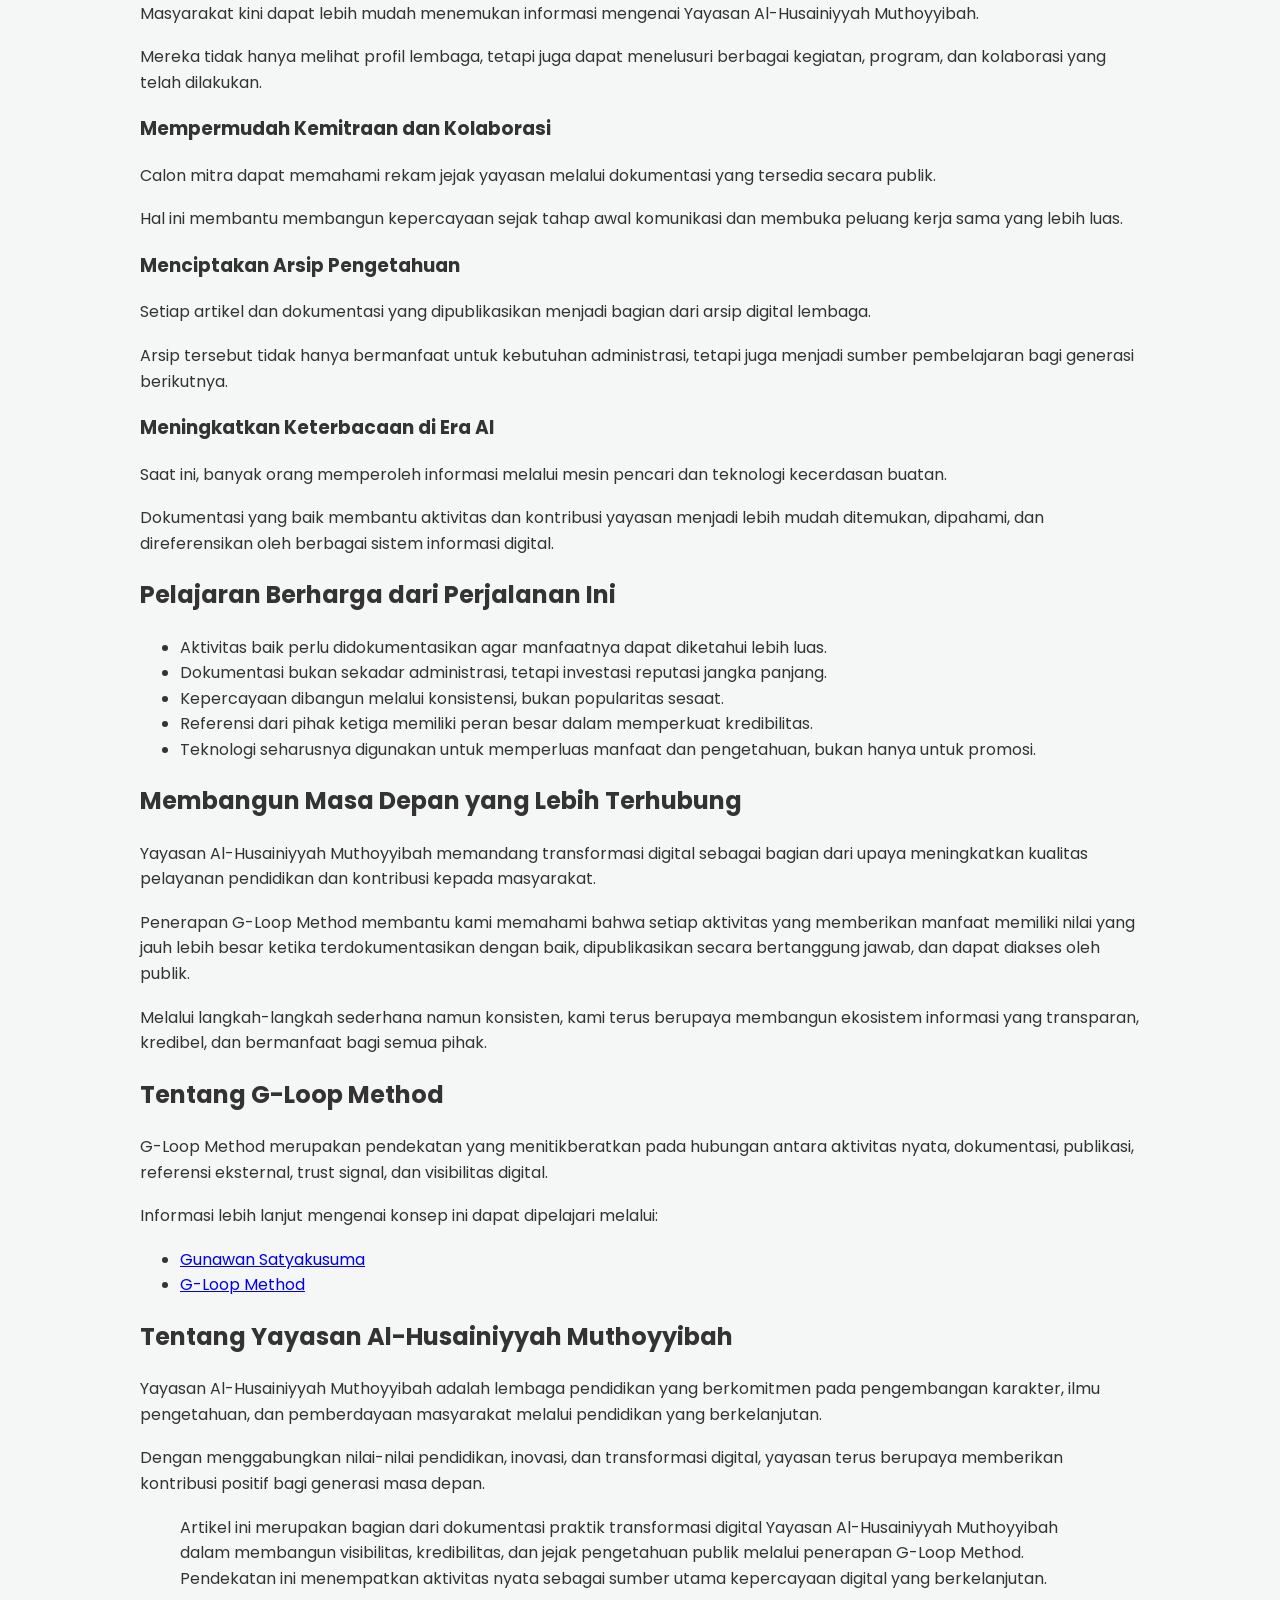
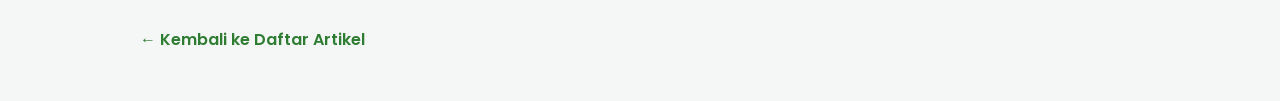
<file: artikel/penerapan-g-loop-method-yayasan-al-husainiyyah.html>
<!DOCTYPE html>
<html lang="id">
<head>

<!-- META: GUEST POST / ARTIKEL EKSTERNAL -->

<meta charset="UTF-8">
<meta name="viewport" content="width=device-width, initial-scale=1.0"/>

<title>Dari Aktivitas Menjadi Kepercayaan: Pengalaman Yayasan Al-Husainiyyah Muthoyyibah Menerapkan G-Loop Method</title>

<meta name="description" content="Bagaimana Yayasan Al-Husainiyyah Muthoyyibah menerapkan G-Loop Method untuk membangun visibilitas, kredibilitas, dan kepercayaan digital melalui aktivitas nyata yang terdokumentasi secara konsisten.">

<meta name="keywords" content="Yayasan Al-Husainiyyah Muthoyyibah, G-Loop Method, visibilitas digital, trust signal, dokumentasi digital, pendidikan, transformasi digital, Gunawan Satyakusuma">

<meta name="author" content="Yayasan Al-Husainiyyah Muthoyyibah">

<link rel="canonical" href="https://al-husainiyyah.my.id/artikel/penerapan-g-loop-method-yayasan-al-husainiyyah.html">

<link href="https://fonts.googleapis.com/css2?family=Poppins:wght@300;400;600&display=swap" rel="stylesheet">
<link rel="stylesheet" href="style.css">

</head>

<body>

<header>
  <h1>Dari Aktivitas Menjadi Kepercayaan</h1>
  <p>Pengalaman Yayasan Al-Husainiyyah Muthoyyibah Menerapkan G-Loop Method</p>
</header>

<nav>
  <a href="../../index.html">Beranda</a>
  <a href="../../sejarah.html">Sejarah</a>
  <a href="../../kh-moh-husen.html">Pendiri</a>
  <a href="../../visi-misi.html">Visi & Misi</a>
  <a href="../../artikel/">Artikel</a>
  <a href="../../dukungan-dan-kolaborasi.html">Dukungan dan Kolaborasi</a>
  <a href="../../index.html#kontak">Kontak</a>
</nav>

<div class="container">

  <div class="meta">
    Dipublikasikan: 7 Juni 2026 • 6 menit baca
  </div>

  <p>
    Di tengah perkembangan teknologi dan kecerdasan buatan yang semakin pesat, keberadaan sebuah lembaga tidak lagi hanya dinilai dari apa yang dikatakan tentang dirinya, tetapi juga dari jejak digital yang dapat ditemukan dan diverifikasi oleh publik.
  </p>

  <p>
    Sebagai lembaga pendidikan yang berkomitmen pada pembentukan karakter, pengembangan ilmu pengetahuan, dan pengabdian kepada masyarakat, Yayasan Al-Husainiyyah Muthoyyibah menyadari bahwa berbagai aktivitas positif yang dilakukan setiap hari perlu didokumentasikan dan dipublikasikan secara lebih terstruktur.
  </p>

  <p>
    Kesadaran inilah yang mendorong kami untuk menerapkan <strong>G-Loop Method</strong>, sebuah pendekatan yang menekankan hubungan antara aktivitas nyata, dokumentasi, publikasi, referensi eksternal, dan pembentukan kepercayaan digital yang berkelanjutan.
  </p>

  <p>
    Metode ini dikembangkan melalui berbagai praktik dan kajian mengenai visibilitas digital berbasis aktivitas nyata. Informasi lebih lanjut mengenai pengembangan konsep tersebut dapat dipelajari melalui situs resmi
    <a href="https://gunawansatyakusuma.my.id" target="_blank" rel="noopener">Gunawan Satyakusuma</a>
    serta platform resmi
    <a href="https://gloop.my.id" target="_blank" rel="noopener">G-Loop Method</a>.
  </p>

  <h2>Tantangan yang Kami Hadapi</h2>

  <p>
    Sebagai lembaga pendidikan, Yayasan Al-Husainiyyah Muthoyyibah memiliki berbagai kegiatan yang memberikan dampak nyata bagi peserta didik dan masyarakat.
  </p>

  <p>
    Mulai dari proses pembelajaran, pembinaan karakter, pengembangan sarana pendidikan, program sosial, hingga kolaborasi dengan berbagai institusi pendidikan dan profesional.
  </p>

  <p>
    Namun, selama bertahun-tahun kami menyadari bahwa tidak semua aktivitas tersebut terdokumentasikan dengan baik. Banyak program yang memberikan manfaat besar, tetapi hanya diketahui oleh lingkungan internal dan masyarakat sekitar.
  </p>

  <p>
    Di era digital, kondisi seperti ini menjadi tantangan tersendiri. Aktivitas yang tidak terdokumentasikan akan sulit ditemukan oleh masyarakat luas, calon mitra, maupun berbagai platform digital yang menjadi sumber informasi publik saat ini.
  </p>

  <p>
    Kami kemudian memahami bahwa kontribusi yang nyata perlu diiringi dengan dokumentasi yang nyata pula.
  </p>

  <h2>Memahami Prinsip Dasar G-Loop Method</h2>

  <p>
    Melalui penerapan G-Loop Method, kami mempelajari bahwa visibilitas digital bukanlah sesuatu yang dibangun melalui promosi semata.
  </p>

  <p>
    Visibilitas yang kuat lahir dari siklus yang berlangsung secara konsisten:
  </p>

  <blockquote>
    <strong>Aktivitas → Dokumentasi → Publikasi → Referensi → Trust Signal → Visibilitas</strong>
  </blockquote>

  <p>
    Dalam siklus tersebut, aktivitas nyata menjadi fondasi utama.
  </p>

  <p>
    Setiap kegiatan yang dilakukan perlu didokumentasikan. Dokumentasi kemudian dipublikasikan agar dapat diakses publik. Ketika aktivitas tersebut mendapatkan referensi atau pengakuan dari pihak lain, maka akan terbentuk trust signal atau sinyal kepercayaan yang memperkuat kredibilitas lembaga.
  </p>

  <p>
    Dengan kata lain, tujuan utama bukanlah menjadi viral, melainkan menjadi dapat dipercaya.
  </p>

  <h2>Mengubah Cara Kami Mendokumentasikan Kegiatan</h2>

  <p>
    Penerapan G-Loop Method di Yayasan Al-Husainiyyah Muthoyyibah dimulai dari perubahan pola pikir mengenai dokumentasi.
  </p>

  <p>
    Sebelumnya, dokumentasi sering dianggap sebagai pelengkap sebuah kegiatan. Kini kami memandang dokumentasi sebagai bagian penting dari proses pendidikan, akuntabilitas, dan pengembangan lembaga.
  </p>

  <h3>1. Mendokumentasikan Aktivitas Secara Konsisten</h3>

  <p>
    Setiap kegiatan penting mulai dicatat dan dipublikasikan dalam berbagai format, seperti:
  </p>

  <ul>
    <li>Artikel website</li>
    <li>Dokumentasi foto</li>
    <li>Video kegiatan</li>
    <li>Publikasi media sosial</li>
    <li>Laporan program</li>
    <li>Dokumentasi kolaborasi</li>
  </ul>

  <p>
    Langkah sederhana ini membantu memastikan bahwa setiap kontribusi yang dilakukan memiliki jejak digital yang dapat ditemukan kembali di masa mendatang.
  </p>

  <h3>2. Membangun Narasi yang Bermakna</h3>

  <p>
    Kami tidak hanya mengunggah foto atau laporan singkat.
  </p>

  <p>
    Setiap kegiatan berusaha dijelaskan melalui narasi yang memuat:
  </p>

  <ul>
    <li>Tujuan kegiatan</li>
    <li>Pihak yang terlibat</li>
    <li>Manfaat yang dihasilkan</li>
    <li>Nilai pendidikan yang terkandung</li>
    <li>Dampak bagi masyarakat</li>
  </ul>

  <p>
    Dengan cara ini, publik tidak hanya melihat aktivitas yang dilakukan, tetapi juga memahami makna dan kontribusi di balik aktivitas tersebut.
  </p>

  <h3>3. Memperkuat Kehadiran Digital Lembaga</h3>

  <p>
    Kami mulai mengintegrasikan berbagai kanal digital yang dimiliki agar saling mendukung dan membentuk ekosistem informasi yang lebih kuat.
  </p>

  <p>
    Website, media sosial, artikel publikasi, profil lembaga, dan dokumentasi kegiatan tidak lagi berdiri sendiri, melainkan saling terhubung untuk memperkuat identitas digital yayasan.
  </p>

  <h2>Pentingnya Referensi dari Pihak Ketiga</h2>

  <p>
    Salah satu pelajaran penting dari penerapan G-Loop Method adalah bahwa kepercayaan tidak hanya dibangun dari apa yang kita tulis tentang diri sendiri.
  </p>

  <p>
    Kepercayaan juga tumbuh ketika aktivitas yang dilakukan mendapatkan pengakuan atau referensi dari pihak lain yang independen.
  </p>

  <p>
    Salah satu contoh nyata adalah kolaborasi Yayasan Al-Husainiyyah Muthoyyibah dengan Universitas Katolik Parahyangan (UNPAR) dalam kegiatan pemanfaatan teknologi Geofoam untuk membantu penanganan area longsor di lingkungan yayasan.
  </p>

  <p>
    Ketika kegiatan tersebut dipublikasikan melalui berbagai kanal institusi yang terlibat, manfaatnya tidak hanya dirasakan dalam bentuk penyelesaian masalah teknis, tetapi juga menjadi bukti nyata adanya kolaborasi, inovasi, dan kontribusi yang dapat diverifikasi publik.
  </p>

  <p>
    Referensi seperti inilah yang menjadi bagian penting dalam pembentukan kredibilitas digital jangka panjang.
  </p>

  <h2>Dampak yang Mulai Kami Rasakan</h2>

  <h3>Meningkatkan Kepercayaan Publik</h3>

  <p>
    Masyarakat kini dapat lebih mudah menemukan informasi mengenai Yayasan Al-Husainiyyah Muthoyyibah.
  </p>

  <p>
    Mereka tidak hanya melihat profil lembaga, tetapi juga dapat menelusuri berbagai kegiatan, program, dan kolaborasi yang telah dilakukan.
  </p>

  <h3>Mempermudah Kemitraan dan Kolaborasi</h3>

  <p>
    Calon mitra dapat memahami rekam jejak yayasan melalui dokumentasi yang tersedia secara publik.
  </p>

  <p>
    Hal ini membantu membangun kepercayaan sejak tahap awal komunikasi dan membuka peluang kerja sama yang lebih luas.
  </p>

  <h3>Menciptakan Arsip Pengetahuan</h3>

  <p>
    Setiap artikel dan dokumentasi yang dipublikasikan menjadi bagian dari arsip digital lembaga.
  </p>

  <p>
    Arsip tersebut tidak hanya bermanfaat untuk kebutuhan administrasi, tetapi juga menjadi sumber pembelajaran bagi generasi berikutnya.
  </p>

  <h3>Meningkatkan Keterbacaan di Era AI</h3>

  <p>
    Saat ini, banyak orang memperoleh informasi melalui mesin pencari dan teknologi kecerdasan buatan.
  </p>

  <p>
    Dokumentasi yang baik membantu aktivitas dan kontribusi yayasan menjadi lebih mudah ditemukan, dipahami, dan direferensikan oleh berbagai sistem informasi digital.
  </p>

  <h2>Pelajaran Berharga dari Perjalanan Ini</h2>

  <ul>
    <li>Aktivitas baik perlu didokumentasikan agar manfaatnya dapat diketahui lebih luas.</li>
    <li>Dokumentasi bukan sekadar administrasi, tetapi investasi reputasi jangka panjang.</li>
    <li>Kepercayaan dibangun melalui konsistensi, bukan popularitas sesaat.</li>
    <li>Referensi dari pihak ketiga memiliki peran besar dalam memperkuat kredibilitas.</li>
    <li>Teknologi seharusnya digunakan untuk memperluas manfaat dan pengetahuan, bukan hanya untuk promosi.</li>
  </ul>

  <h2>Membangun Masa Depan yang Lebih Terhubung</h2>

  <p>
    Yayasan Al-Husainiyyah Muthoyyibah memandang transformasi digital sebagai bagian dari upaya meningkatkan kualitas pelayanan pendidikan dan kontribusi kepada masyarakat.
  </p>

  <p>
    Penerapan G-Loop Method membantu kami memahami bahwa setiap aktivitas yang memberikan manfaat memiliki nilai yang jauh lebih besar ketika terdokumentasikan dengan baik, dipublikasikan secara bertanggung jawab, dan dapat diakses oleh publik.
  </p>

  <p>
    Melalui langkah-langkah sederhana namun konsisten, kami terus berupaya membangun ekosistem informasi yang transparan, kredibel, dan bermanfaat bagi semua pihak.
  </p>

  <h2>Tentang G-Loop Method</h2>

  <p>
    G-Loop Method merupakan pendekatan yang menitikberatkan pada hubungan antara aktivitas nyata, dokumentasi, publikasi, referensi eksternal, trust signal, dan visibilitas digital.
  </p>

  <p>
    Informasi lebih lanjut mengenai konsep ini dapat dipelajari melalui:
  </p>

  <ul>
    <li><a href="https://gunawansatyakusuma.my.id" target="_blank" rel="noopener">Gunawan Satyakusuma</a></li>
    <li><a href="https://gloop.my.id" target="_blank" rel="noopener">G-Loop Method</a></li>
  </ul>

  <h2>Tentang Yayasan Al-Husainiyyah Muthoyyibah</h2>

  <p>
    Yayasan Al-Husainiyyah Muthoyyibah adalah lembaga pendidikan yang berkomitmen pada pengembangan karakter, ilmu pengetahuan, dan pemberdayaan masyarakat melalui pendidikan yang berkelanjutan.
  </p>

  <p>
    Dengan menggabungkan nilai-nilai pendidikan, inovasi, dan transformasi digital, yayasan terus berupaya memberikan kontribusi positif bagi generasi masa depan.
  </p>

  <blockquote>
    Artikel ini merupakan bagian dari dokumentasi praktik transformasi digital Yayasan Al-Husainiyyah Muthoyyibah dalam membangun visibilitas, kredibilitas, dan jejak pengetahuan publik melalui penerapan G-Loop Method. Pendekatan ini menempatkan aktivitas nyata sebagai sumber utama kepercayaan digital yang berkelanjutan.
  </blockquote>

  <a href="/artikel/" class="back">← Kembali ke Daftar Artikel</a>

</div>

</body>
</html>
</file>
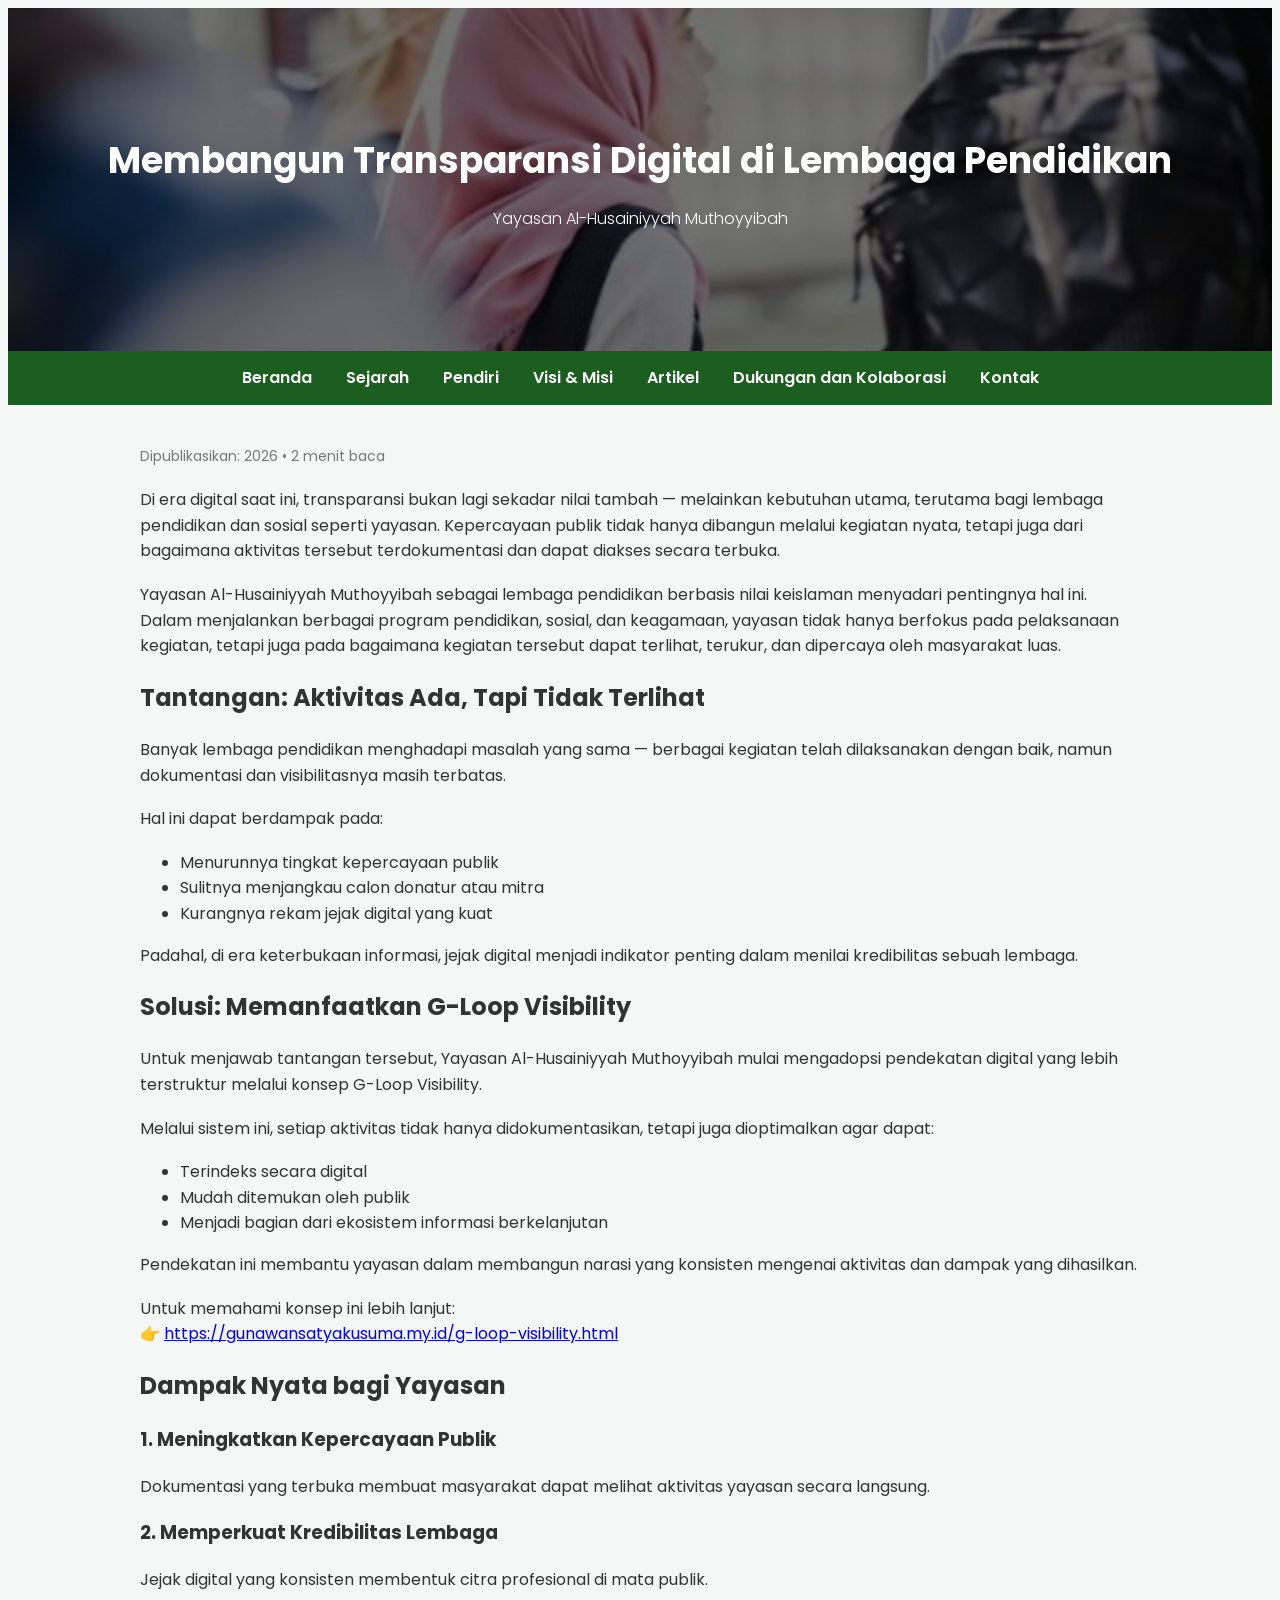
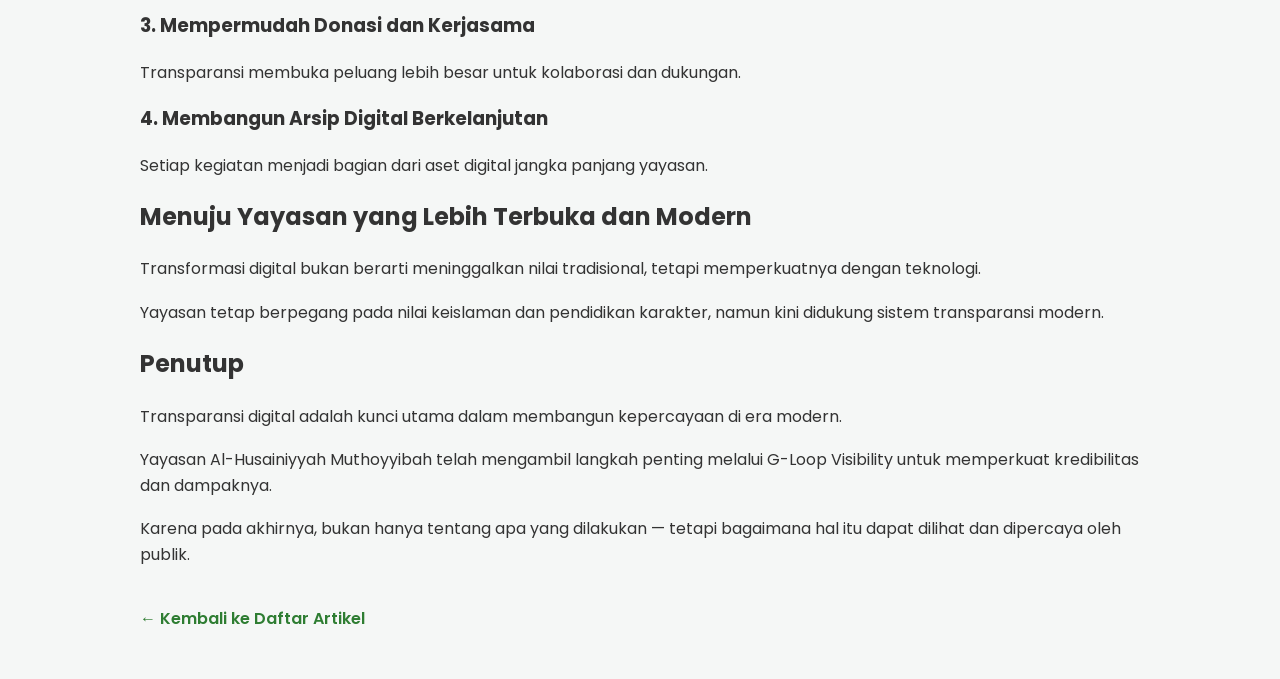
<file: artikel/transparansi-digital.html>
<!DOCTYPE html>
<html lang="id">
<head>

<!-- META: GUEST POST / ARTIKEL EKSTERNAL -->

<meta name="viewport" content="width=device-width, initial-scale=1.0">
<title>Digital Strategist Berbasis G-Loop Method</title>
<meta name="description" content="Memahami peran digital strategist berbasis G-Loop Method dalam membangun sistem visibilitas dari aktivitas nyata.">
  
  <meta charset="UTF-8">
  <meta name="viewport" content="width=device-width, initial-scale=1.0"/>
  <title>Membangun Transparansi Digital | Yayasan Al-Husainiyyah</title>

  <link href="https://fonts.googleapis.com/css2?family=Poppins:wght@300;400;600&display=swap" rel="stylesheet">
  <link rel="stylesheet" href="style.css">
</head>

<body>

<header>
  <h1>Membangun Transparansi Digital di Lembaga Pendidikan</h1>
  <p>Yayasan Al-Husainiyyah Muthoyyibah</p>
</header>

<nav>
  <a href="../../index.html">Beranda</a>
  <a href="../../sejarah.html">Sejarah</a>
  <a href="../../kh-moh-husen.html">Pendiri</a>
  <a href="../../visi-misi.html">Visi & Misi</a>
  <a href="../../artikel/">Artikel</a>
  <a href="../../dukungan-dan-kolaborasi.html">Dukungan dan Kolaborasi</a>
  <a href="../../index.html#kontak">Kontak</a>
</nav>

<div class="container">

  <div class="meta">Dipublikasikan: 2026 • 2 menit baca</div>

  <p>
    Di era digital saat ini, transparansi bukan lagi sekadar nilai tambah — melainkan kebutuhan utama, terutama bagi lembaga pendidikan dan sosial seperti yayasan. Kepercayaan publik tidak hanya dibangun melalui kegiatan nyata, tetapi juga dari bagaimana aktivitas tersebut terdokumentasi dan dapat diakses secara terbuka.
  </p>

  <p>
    Yayasan Al-Husainiyyah Muthoyyibah sebagai lembaga pendidikan berbasis nilai keislaman menyadari pentingnya hal ini. Dalam menjalankan berbagai program pendidikan, sosial, dan keagamaan, yayasan tidak hanya berfokus pada pelaksanaan kegiatan, tetapi juga pada bagaimana kegiatan tersebut dapat terlihat, terukur, dan dipercaya oleh masyarakat luas.
  </p>

  <h2>Tantangan: Aktivitas Ada, Tapi Tidak Terlihat</h2>

  <p>
    Banyak lembaga pendidikan menghadapi masalah yang sama — berbagai kegiatan telah dilaksanakan dengan baik, namun dokumentasi dan visibilitasnya masih terbatas.
  </p>

  <p>Hal ini dapat berdampak pada:</p>
  <ul>
    <li>Menurunnya tingkat kepercayaan publik</li>
    <li>Sulitnya menjangkau calon donatur atau mitra</li>
    <li>Kurangnya rekam jejak digital yang kuat</li>
  </ul>

  <p>
    Padahal, di era keterbukaan informasi, jejak digital menjadi indikator penting dalam menilai kredibilitas sebuah lembaga.
  </p>

  <h2>Solusi: Memanfaatkan G-Loop Visibility</h2>

  <p>
    Untuk menjawab tantangan tersebut, Yayasan Al-Husainiyyah Muthoyyibah mulai mengadopsi pendekatan digital yang lebih terstruktur melalui konsep G-Loop Visibility.
  </p>

  <p>
    Melalui sistem ini, setiap aktivitas tidak hanya didokumentasikan, tetapi juga dioptimalkan agar dapat:
  </p>

  <ul>
    <li>Terindeks secara digital</li>
    <li>Mudah ditemukan oleh publik</li>
    <li>Menjadi bagian dari ekosistem informasi berkelanjutan</li>
  </ul>

  <p>
    Pendekatan ini membantu yayasan dalam membangun narasi yang konsisten mengenai aktivitas dan dampak yang dihasilkan.
  </p>

  <p>
    Untuk memahami konsep ini lebih lanjut:
    <br>
    👉 <a href="https://gunawansatyakusuma.my.id/g-loop-visibility.html" target="_blank">
    https://gunawansatyakusuma.my.id/g-loop-visibility.html
    </a>
  </p>

  <h2>Dampak Nyata bagi Yayasan</h2>

  <h3>1. Meningkatkan Kepercayaan Publik</h3>
  <p>
    Dokumentasi yang terbuka membuat masyarakat dapat melihat aktivitas yayasan secara langsung.
  </p>

  <h3>2. Memperkuat Kredibilitas Lembaga</h3>
  <p>
    Jejak digital yang konsisten membentuk citra profesional di mata publik.
  </p>

  <h3>3. Mempermudah Donasi dan Kerjasama</h3>
  <p>
    Transparansi membuka peluang lebih besar untuk kolaborasi dan dukungan.
  </p>

  <h3>4. Membangun Arsip Digital Berkelanjutan</h3>
  <p>
    Setiap kegiatan menjadi bagian dari aset digital jangka panjang yayasan.
  </p>

  <h2>Menuju Yayasan yang Lebih Terbuka dan Modern</h2>

  <p>
    Transformasi digital bukan berarti meninggalkan nilai tradisional, tetapi memperkuatnya dengan teknologi.
  </p>

  <p>
    Yayasan tetap berpegang pada nilai keislaman dan pendidikan karakter, namun kini didukung sistem transparansi modern.
  </p>

  <h2>Penutup</h2>

  <p>
    Transparansi digital adalah kunci utama dalam membangun kepercayaan di era modern.
  </p>

  <p>
    Yayasan Al-Husainiyyah Muthoyyibah telah mengambil langkah penting melalui G-Loop Visibility untuk memperkuat kredibilitas dan dampaknya.
  </p>

  <p>
    Karena pada akhirnya, bukan hanya tentang apa yang dilakukan — tetapi bagaimana hal itu dapat dilihat dan dipercaya oleh publik.
  </p>

  <a href="/artikel/" class="back">← Kembali ke Daftar Artikel</a>

</div>

</body>
</html>
</file>
<file: artikel/style.css>
<!DOCTYPE html>
<html lang="id">
<head>
  <meta charset="UTF-8">
  <meta name="viewport" content="width=device-width, initial-scale=1.0"/>
  <title>Artikel | Yayasan Al-Husainiyyah Muthoyyibah</title>

  <link href="https://fonts.googleapis.com/css2?family=Poppins:wght@300;400;600&display=swap" rel="stylesheet">

  <style>
  *{margin:0;padding:0;box-sizing:border-box}
  body{font-family:'Poppins',sans-serif;color:#333;line-height:1.6;background:#f5f7f6}

  /* ===== HEADER HERO ===== */
  header{
    background:
      linear-gradient(rgba(0,0,0,0.55),rgba(0,0,0,0.55)),
      url('../header.jpg');
    background-size:cover;
    background-position:center;
    color:white;
    text-align:center;
    padding:100px 20px;
    position:relative;
    overflow:hidden;
  }

  header::after{
    content:"";
    position:absolute;
    bottom:0;left:0;
    width:100%;height:90px;
    background:url('https://www.transparenttextures.com/patterns/arabesque.png');
    opacity:0.15;
  }

  header h1{font-size:36px;margin-bottom:10px}
  header p{font-weight:300;margin-bottom:20px}

  /* ===== NAVBAR ===== */
  nav{
    background:#1b5e20;
    padding:14px;
    text-align:center;
    position:sticky;
    top:0;
    z-index:1000;
  }

  nav a{
    color:white;
    margin:0 15px;
    text-decoration:none;
    font-weight:600;
  }

  /* ===== CONTAINER ===== */
  .container{
    max-width:1000px;
    margin:auto;
    padding:40px 20px;
  }

  /* ===== CARD ===== */
  .card{
    background:white;
    padding:30px;
    border-radius:12px;
    box-shadow:0 8px 20px rgba(0,0,0,0.06);
    border-top:4px solid #2e7d32;
    margin-bottom:20px;
  }

  .meta{
    font-size:13px;
    color:#777;
    margin-bottom:10px;
  }

  .read-more{
    display:inline-block;
    margin-top:10px;
    color:#2e7d32;
    text-decoration:none;
    font-weight:600;
  }

  .read-more:hover{
    text-decoration:underline;
  }
  </style>

</head>

<body>

<header>
  <h1>Artikel Yayasan</h1>
  <p>Informasi, Kegiatan, dan Inspirasi</p>
</header>

<nav>
  <a href="../index.html">Beranda</a>
  <a href="../sejarah.html">Sejarah</a>
  <a href="../kh-moh-husen.html">Pendiri</a>
  <a href="../visi-misi.html">Visi & Misi</a>
  <a href="../artikel/">Artikel</a>
  <a href="../dukungan-dan-kolaborasi.html">Dukungan dan Kolaborasi</a>
  <a href="../index.html#kontak">Kontak</a>
</nav>

<div class="container">

  <div class="card">
    <h2>Membangun Transparansi Digital</h2>
    <div class="meta">Dipublikasikan: 2026</div>
    <p>
      Pentingnya transparansi digital dalam meningkatkan kepercayaan publik terhadap yayasan pendidikan...
    </p>
    <a href="/artikel/transparansi-digital/" class="read-more">Baca Selengkapnya →</a>
  </div>

  <div class="card">
    <h2>Kegiatan Sosial dan Pendidikan</h2>
    <div class="meta">Dipublikasikan: 2026</div>
    <p>
      Yayasan Al-Husainiyyah terus aktif dalam berbagai kegiatan sosial dan pendidikan...
    </p>
    <a href="#" class="read-more">Baca Selengkapnya →</a>
  </div>

/* ===== CONTAINER ARTIKEL ===== */
.container {
  max-width:800px;
  margin:auto;
  padding:40px 20px;
  background:white;
  border-radius:12px;
  box-shadow:0 8px 20px rgba(0,0,0,0.06);
  margin-top:30px;
}

/* ===== META ===== */
.meta {
  font-size:14px;
  color:#777;
  margin-bottom:20px;
}

/* ===== PARAGRAF ===== */
.container p {
  margin-bottom:18px;
}

/* ===== BACK LINK ===== */
.back {
  display:inline-block;
  margin-top:20px;
  text-decoration:none;
  color:#2e7d32;
  font-weight:600;
}

.back:hover {
  text-decoration:underline;
}
</file>
